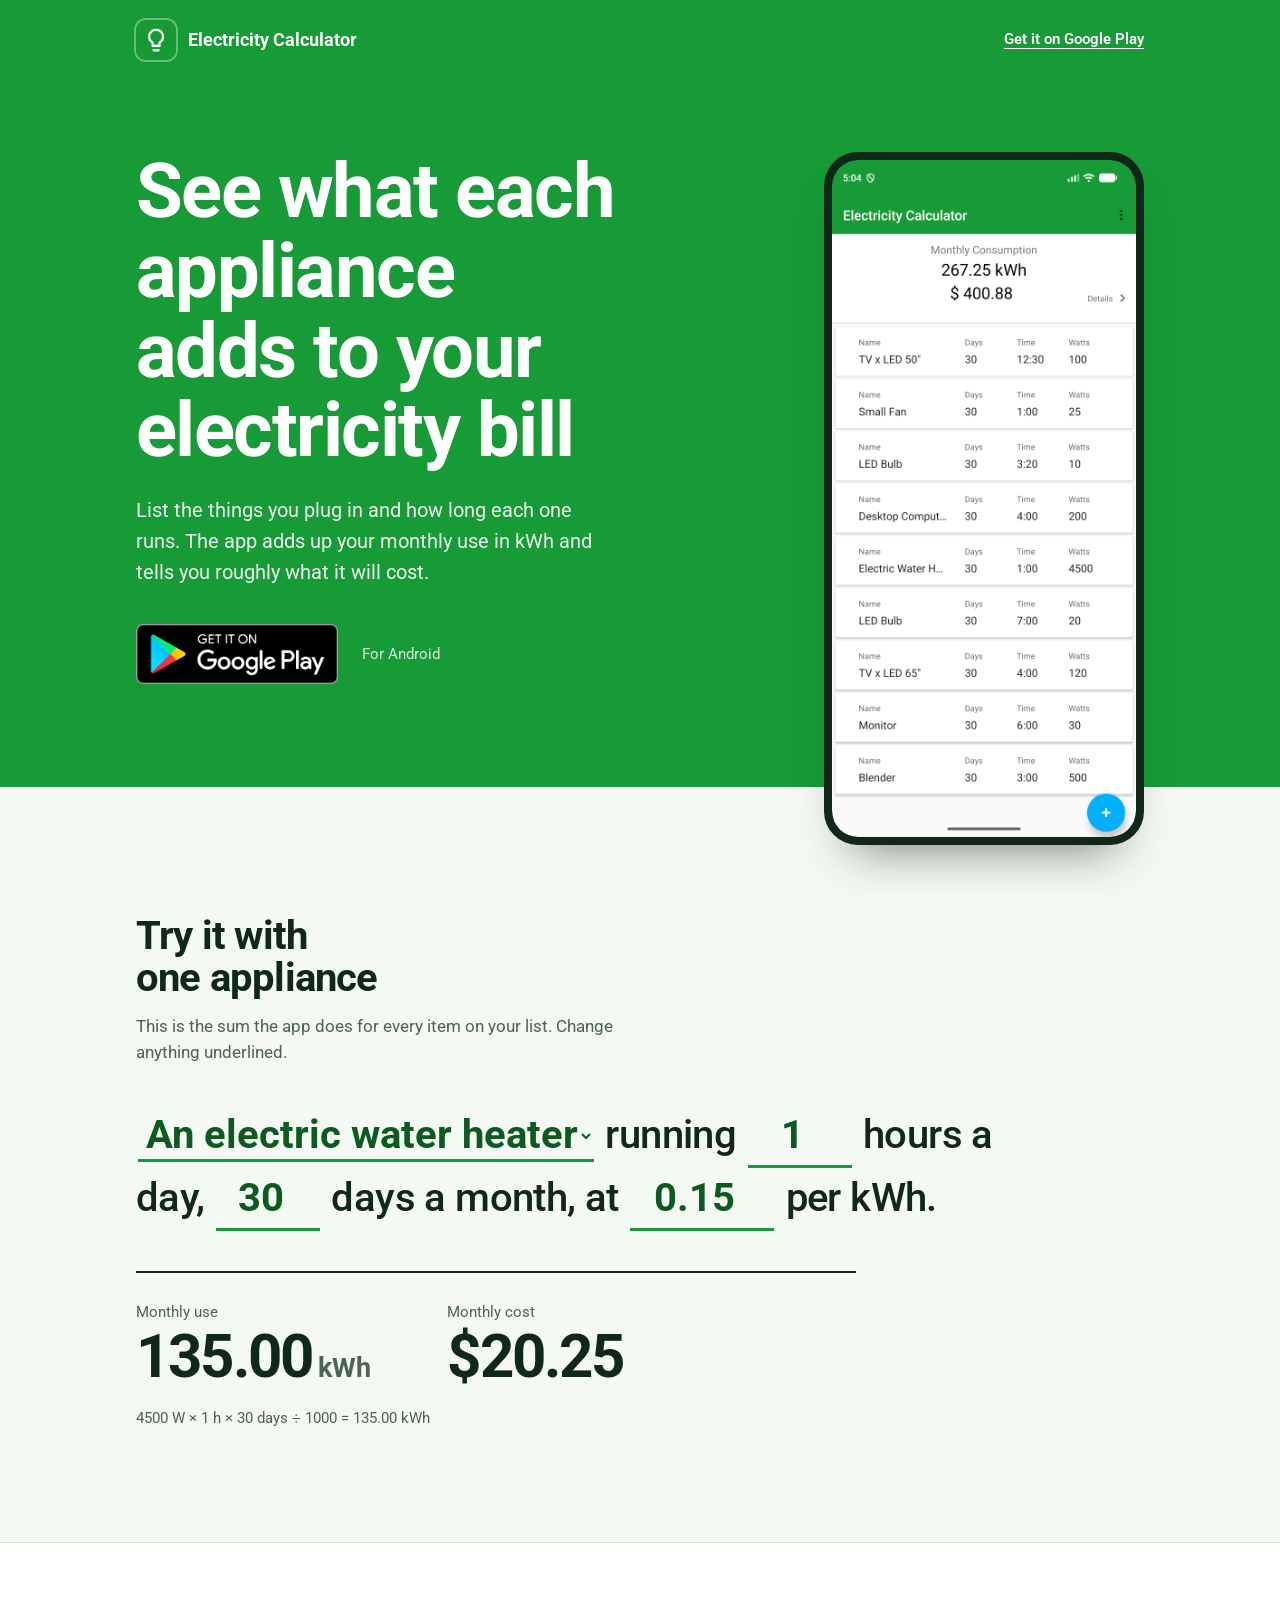
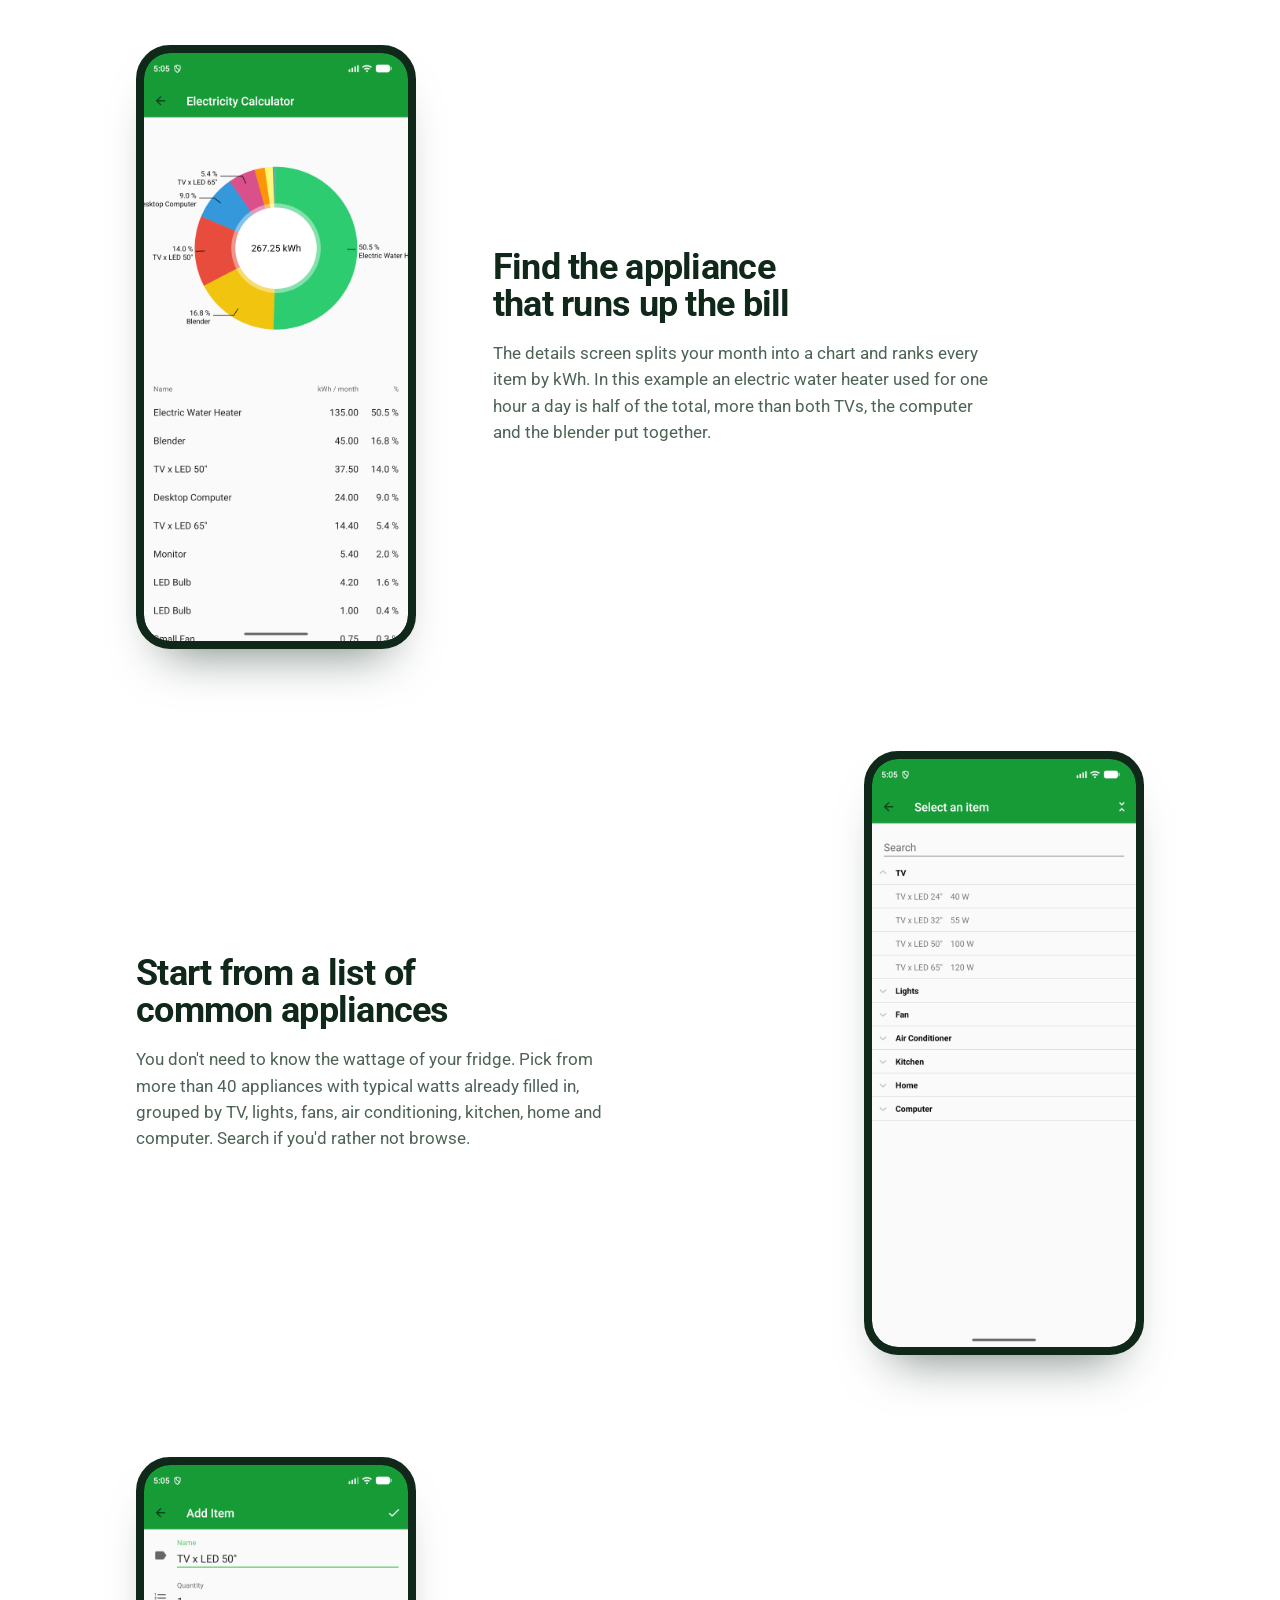
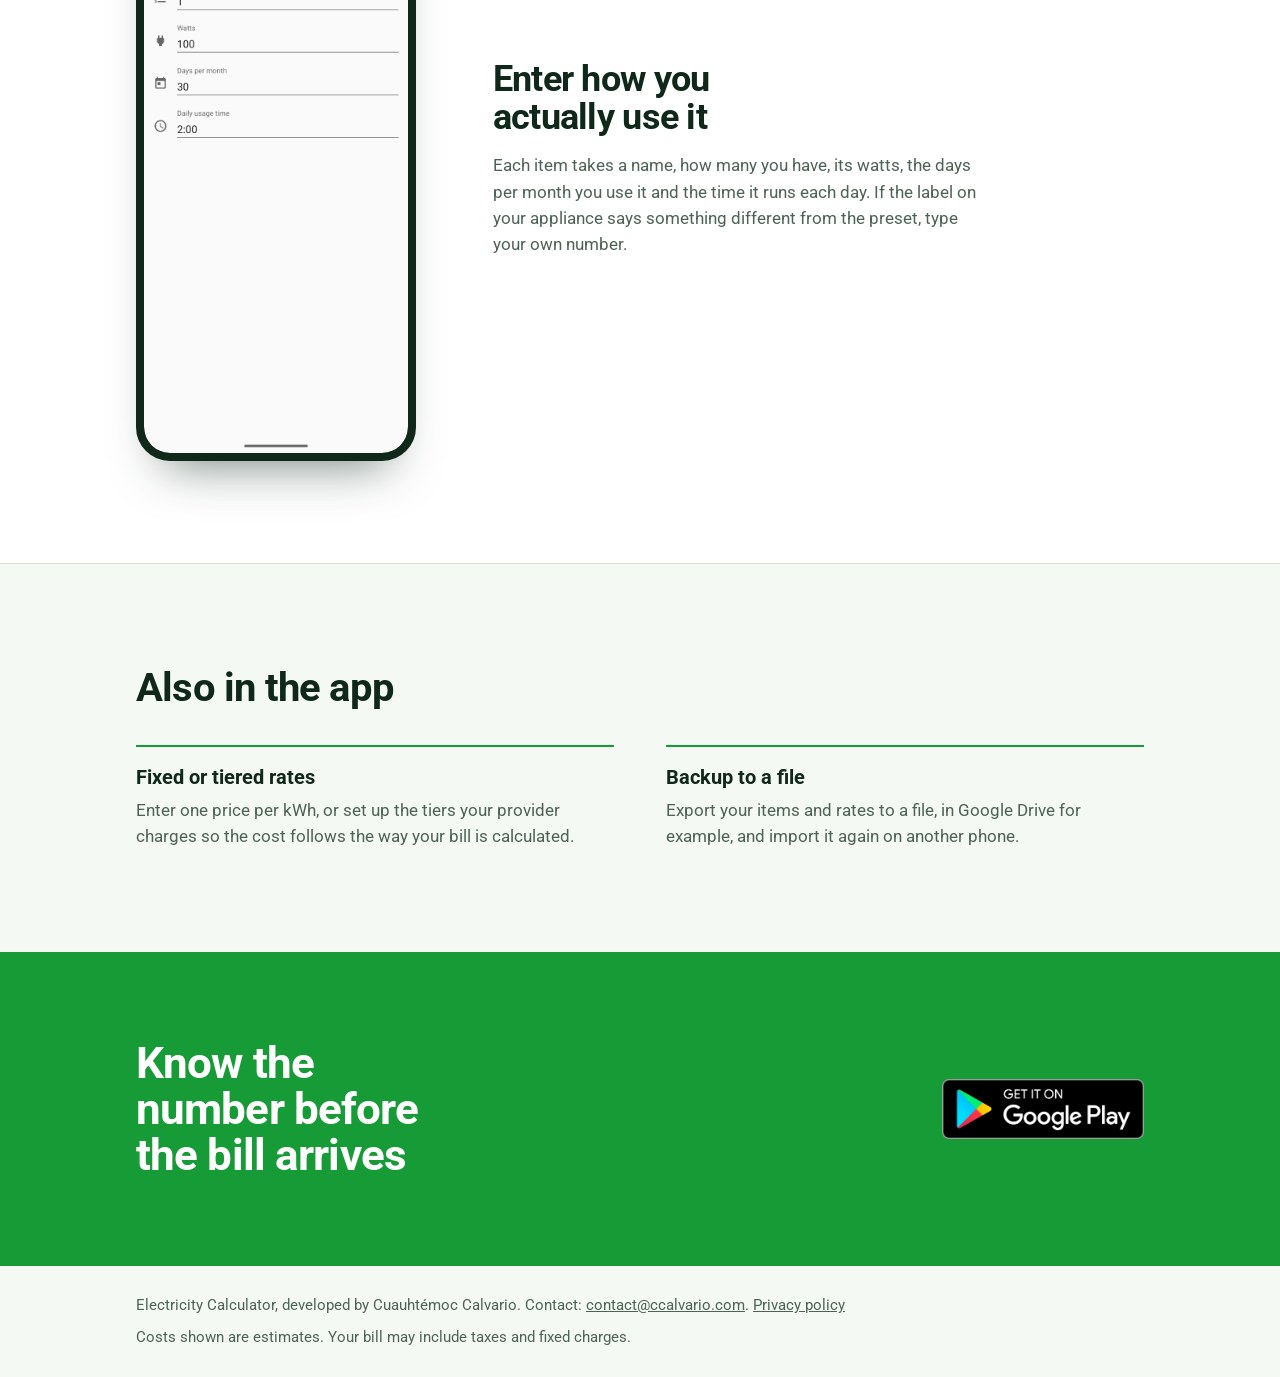
<file: electricity-calculator/index.html>
<!DOCTYPE html>
<html lang="en">
<head>
<meta charset="utf-8">
<meta name="viewport" content="width=device-width, initial-scale=1">
<title>Electricity Calculator for Android</title>
<meta name="description" content="List your appliances, how long each one runs, and see your monthly electricity use in kWh and what it will cost.">
<meta name="theme-color" content="#179b36">
<link rel="icon" type="image/png" href="images/icon.png">
<meta property="og:title" content="Electricity Calculator for Android">
<meta property="og:description" content="See what each appliance adds to your electricity bill.">
<meta property="og:image" content="images/icon.png">
<link rel="preconnect" href="https://fonts.googleapis.com">
<link rel="preconnect" href="https://fonts.gstatic.com" crossorigin>
<link href="https://fonts.googleapis.com/css2?family=Roboto:wght@400;500;700&display=swap" rel="stylesheet">
<style>
  :root {
    --green: #179b36;
    --green-deep: #0b5a1e;
    --ink: #10281a;
    --ink-soft: #4d6355;
    --paper: #f5f9f3;
    --card: #ffffff;
    --line: #d5e2d4;
    --blue: #00a3ee;
    --bulb: #f2c40f;

    --display: "Roboto", "Segoe UI", system-ui, sans-serif;
    --body: "Roboto", "Segoe UI", system-ui, sans-serif;

    --gutter: clamp(20px, 5vw, 56px);
    --measure: 1120px;
  }

  *, *::before, *::after { box-sizing: border-box; }

  html { -webkit-text-size-adjust: 100%; }

  body {
    margin: 0;
    background: var(--paper);
    color: var(--ink);
    font-family: var(--body);
    font-size: 1.0625rem;
    line-height: 1.55;
  }

  img { display: block; max-width: 100%; height: auto; }

  h1, h2, h3 {
    font-family: var(--display);
    font-weight: 700;
    line-height: 1.05;
    letter-spacing: -0.02em;
    margin: 0;
    text-wrap: balance;
  }

  p { margin: 0; }

  a { color: inherit; }

  :focus-visible {
    outline: 3px solid var(--blue);
    outline-offset: 3px;
    border-radius: 4px;
  }

  .wrap {
    max-width: var(--measure);
    margin-inline: auto;
    padding-inline: var(--gutter);
  }

  /* Top band: same green as the app's toolbar */

  .band {
    background: var(--green);
    color: #fff;
  }

  .topbar {
    display: flex;
    align-items: center;
    justify-content: space-between;
    gap: 16px;
    padding-block: 20px;
  }

  .brand {
    display: flex;
    align-items: center;
    gap: 12px;
    font-family: var(--display);
    font-weight: 700;
    font-size: 1.125rem;
    text-decoration: none;
  }

  .brand img {
    width: 40px;
    height: 40px;
    border-radius: 10px;
    box-shadow: 0 0 0 2px rgba(255, 255, 255, 0.35);
  }

  .topbar-link {
    font-weight: 600;
    font-size: 0.9375rem;
    text-underline-offset: 4px;
  }

  .hero {
    display: grid;
    grid-template-columns: minmax(0, 1.25fr) minmax(0, 0.75fr);
    gap: clamp(24px, 5vw, 72px);
    align-items: start;
    padding-top: clamp(32px, 6vw, 72px);
  }

  .hero-copy { padding-bottom: clamp(48px, 8vw, 104px); }

  .hero h1 {
    font-size: clamp(2.5rem, 6.4vw, 4.75rem);
    max-width: 13ch;
  }

  .hero-lede {
    margin-top: 24px;
    max-width: 44ch;
    font-size: clamp(1.0625rem, 1.6vw, 1.25rem);
    color: rgba(255, 255, 255, 0.92);
  }

  .hero-actions {
    margin-top: 36px;
    display: flex;
    flex-wrap: wrap;
    align-items: center;
    gap: 16px 24px;
  }

  .play-badge {
    display: inline-block;
    transition: transform 0.15s ease;
  }

  .play-badge img { width: auto; height: 60px; }

  .play-badge:hover { transform: translateY(-2px); }

  .hero-note { font-size: 0.9375rem; color: rgba(255, 255, 255, 0.85); }

  .hero-phone {
    margin-bottom: -140px;
    justify-self: end;
    width: min(100%, 320px);
  }

  .phone {
    border: 8px solid var(--ink);
    border-radius: 34px;
    overflow: hidden;
    background: var(--ink);
    box-shadow: 0 30px 50px -28px rgba(16, 40, 26, 0.6);
  }

  .phone img { width: 100%; border-radius: 26px; }

  /* Sentence calculator */

  .try {
    padding-top: clamp(72px, 10vw, 128px);
    padding-bottom: clamp(64px, 9vw, 112px);
  }

  .try h2 {
    font-size: clamp(1.75rem, 3.6vw, 2.5rem);
    max-width: 18ch;
  }

  .try-intro {
    margin-top: 14px;
    max-width: 52ch;
    color: var(--ink-soft);
  }

  .sentence {
    margin-top: 40px;
    max-width: 22em;
    font-family: var(--display);
    font-weight: 500;
    font-size: clamp(1.5rem, 3.4vw, 2.5rem);
    line-height: 1.5;
    letter-spacing: -0.015em;
  }

  .sentence select,
  .sentence input {
    font: inherit;
    font-weight: 700;
    color: var(--green-deep);
    background: transparent;
    border: 0;
    border-bottom: 3px solid var(--green);
    border-radius: 0;
    padding: 0 4px;
    margin: 0 2px;
    font-variant-numeric: tabular-nums;
  }

  .sentence select {
    max-width: 100%;
    cursor: pointer;
    padding-right: 0;
  }

  .sentence input { width: 2.6em; text-align: center; }
  .sentence input.wide { width: 3.6em; }

  .sentence select:hover,
  .sentence input:hover { background: #e6f2e4; }

  .readout {
    margin-top: 40px;
    display: flex;
    flex-wrap: wrap;
    gap: 16px clamp(32px, 6vw, 80px);
    padding-top: 28px;
    border-top: 2px solid var(--ink);
    max-width: 720px;
  }

  .readout dl { margin: 0; }

  .readout dt { font-size: 0.9375rem; color: var(--ink-soft); }

  .readout dd {
    margin: 2px 0 0;
    font-family: var(--display);
    font-weight: 700;
    font-size: clamp(2.25rem, 6vw, 3.75rem);
    line-height: 1;
    letter-spacing: -0.03em;
    font-variant-numeric: tabular-nums;
  }

  .readout .unit {
    font-size: 0.45em;
    letter-spacing: 0;
    margin-left: 0.2em;
    color: var(--ink-soft);
  }

  .formula {
    margin-top: 20px;
    font-size: 0.9375rem;
    color: var(--ink-soft);
    font-variant-numeric: tabular-nums;
  }

  /* Screens */

  .screens {
    background: var(--card);
    border-block: 1px solid var(--line);
    padding-block: clamp(56px, 8vw, 104px);
  }

  .screen {
    display: grid;
    grid-template-columns: minmax(0, 280px) minmax(0, 1fr);
    gap: clamp(28px, 6vw, 88px);
    align-items: center;
  }

  .screen + .screen { margin-top: clamp(56px, 8vw, 104px); }

  .screen.flip { grid-template-columns: minmax(0, 1fr) minmax(0, 280px); }
  .screen.flip .phone { order: 2; }

  .screen h3 {
    font-size: clamp(1.625rem, 3.2vw, 2.25rem);
    max-width: 20ch;
  }

  .screen p {
    margin-top: 16px;
    max-width: 50ch;
    color: var(--ink-soft);
  }

  /* Also in the app */

  .more { padding-block: clamp(56px, 8vw, 104px); }

  .more h2 { font-size: clamp(1.75rem, 3.6vw, 2.5rem); }

  .more-list {
    margin: 36px 0 0;
    display: grid;
    grid-template-columns: repeat(2, minmax(0, 1fr));
    gap: 32px clamp(24px, 4vw, 56px);
  }

  .more-list div {
    padding-top: 18px;
    border-top: 2px solid var(--green);
  }

  .more-list dt {
    font-family: var(--display);
    font-weight: 700;
    font-size: 1.25rem;
    line-height: 1.2;
  }

  .more-list dd {
    margin: 8px 0 0;
    color: var(--ink-soft);
  }

  /* Closing band */

  .closing { padding-block: clamp(48px, 7vw, 88px); }

  .closing-inner {
    display: flex;
    flex-wrap: wrap;
    align-items: center;
    justify-content: space-between;
    gap: 28px;
  }

  .closing h2 {
    font-size: clamp(1.75rem, 4vw, 2.75rem);
    max-width: 16ch;
  }

  footer {
    padding-block: 28px;
    font-size: 0.9375rem;
    color: var(--ink-soft);
  }

  .footer-inner {
    display: flex;
    flex-wrap: wrap;
    justify-content: space-between;
    gap: 8px 24px;
  }

  @media (max-width: 760px) {
    .hero { grid-template-columns: 1fr; }
    .hero-copy { padding-bottom: 0; }
    .hero-phone { justify-self: center; width: min(78%, 300px); margin-bottom: -96px; }
    .try { padding-top: 136px; }
    .topbar-link { display: none; }

    .screen,
    .screen.flip { grid-template-columns: 1fr; }
    .screen .phone { width: min(78%, 280px); margin-inline: auto; }
    .screen.flip .phone { order: 0; }

    .more-list { grid-template-columns: 1fr; }
  }

  @media (prefers-reduced-motion: reduce) {
    .play-badge { transition: none; }
    .play-badge:hover { transform: none; }
  }
</style>
</head>
<body>

<div class="band">
  <div class="wrap">
    <header class="topbar">
      <a class="brand" href="#top" id="top">
        <img src="images/icon.png" alt="" width="40" height="40">
        Electricity Calculator
      </a>
      <a class="topbar-link" href="https://play.google.com/store/apps/details?id=prj.ccalvario.electricitycalculator">Get it on Google Play</a>
    </header>

    <div class="hero">
      <div class="hero-copy">
        <h1>See what each appliance adds to your electricity bill</h1>
        <p class="hero-lede">List the things you plug in and how long each one runs. The app adds up your monthly use in kWh and tells you roughly what it will cost.</p>
        <div class="hero-actions">
          <a class="play-badge" href="https://play.google.com/store/apps/details?id=prj.ccalvario.electricitycalculator"><img src="images/google-play.png" width="2000" height="593" alt="Get it on Google Play"></a>
          <span class="hero-note">For Android</span>
        </div>
      </div>

      <div class="hero-phone phone">
        <img src="images/screenshot-items.png" width="1344" height="2992"
             alt="The app's main screen: monthly consumption of 267.25 kWh costing $400.88, above a list of appliances with their days, daily time and watts.">
      </div>
    </div>
  </div>
</div>

<main>
  <section class="try" aria-labelledby="try-title">
    <div class="wrap">
      <h2 id="try-title">Try it with one appliance</h2>
      <p class="try-intro">This is the sum the app does for every item on your list. Change anything underlined.</p>

      <p class="sentence">
        <select id="appliance" aria-label="Appliance">
          <option value="4500">An electric water heater</option>
          <option value="500">A blender</option>
          <option value="200">A desktop computer</option>
          <option value="120">A 65&quot; LED TV</option>
          <option value="100">A 50&quot; LED TV</option>
          <option value="30">A monitor</option>
          <option value="25">A small fan</option>
          <option value="10">An LED bulb</option>
        </select>
        running
        <input id="hours" type="number" inputmode="decimal" min="0" max="24" step="0.5" value="1" aria-label="Hours per day">
        hours a day,
        <input id="days" type="number" inputmode="numeric" min="1" max="30" step="1" value="30" aria-label="Days per month">
        days a month, at
        <input id="rate" class="wide" type="number" inputmode="decimal" min="0" step="0.01" value="0.15" aria-label="Cost per kWh">
        per kWh.
      </p>

      <div class="readout" aria-live="polite">
        <dl>
          <dt>Monthly use</dt>
          <dd><span id="kwh">135.00</span><span class="unit">kWh</span></dd>
        </dl>
        <dl>
          <dt>Monthly cost</dt>
          <dd>$<span id="cost">20.25</span></dd>
        </dl>
      </div>
      <p class="formula" id="formula">4500 W × 1 h × 30 days ÷ 1000 = 135.00 kWh</p>
    </div>
  </section>

  <section class="screens" aria-label="What the app does">
    <div class="wrap">
      <article class="screen">
        <div class="phone">
          <img src="images/screenshot-chart.png" width="1344" height="2992" loading="lazy"
               alt="A donut chart of 267.25 kWh split by appliance, with the electric water heater at 50.5 percent, followed by a table of kWh per month for each item.">
        </div>
        <div>
          <h3>Find the appliance that runs up the bill</h3>
          <p>The details screen splits your month into a chart and ranks every item by kWh. In this example an electric water heater used for one hour a day is half of the total, more than both TVs, the computer and the blender put together.</p>
        </div>
      </article>

      <article class="screen flip">
        <div class="phone">
          <img src="images/screenshot-presets.png" width="1344" height="2992" loading="lazy"
               alt="The Select an item screen with a search box and categories: TV, Lights, Fan, Air Conditioner, Kitchen, Home and Computer. The TV category is open showing four sizes with their watts.">
        </div>
        <div>
          <h3>Start from a list of common appliances</h3>
          <p>You don't need to know the wattage of your fridge. Pick from more than 40 appliances with typical watts already filled in, grouped by TV, lights, fans, air conditioning, kitchen, home and computer. Search if you'd rather not browse.</p>
        </div>
      </article>

      <article class="screen">
        <div class="phone">
          <img src="images/screenshot-add-item.png" width="1344" height="2992" loading="lazy"
               alt="The Add Item form with fields for name, quantity, watts, days per month and daily usage time.">
        </div>
        <div>
          <h3>Enter how you actually use it</h3>
          <p>Each item takes a name, how many you have, its watts, the days per month you use it and the time it runs each day. If the label on your appliance says something different from the preset, type your own number.</p>
        </div>
      </article>
    </div>
  </section>

  <section class="more" aria-labelledby="more-title">
    <div class="wrap">
      <h2 id="more-title">Also in the app</h2>
      <dl class="more-list">
        <div>
          <dt>Fixed or tiered rates</dt>
          <dd>Enter one price per kWh, or set up the tiers your provider charges so the cost follows the way your bill is calculated.</dd>
        </div>
        <div>
          <dt>Backup to a file</dt>
          <dd>Export your items and rates to a file, in Google Drive for example, and import it again on another phone.</dd>
        </div>
      </dl>
    </div>
  </section>
</main>

<div class="band closing">
  <div class="wrap closing-inner">
    <h2>Know the number before the bill arrives</h2>
    <a class="play-badge" href="https://play.google.com/store/apps/details?id=prj.ccalvario.electricitycalculator"><img src="images/google-play.png" width="2000" height="593" alt="Get it on Google Play"></a>
  </div>
</div>

<footer>
  <div class="wrap footer-inner">
    <span>Electricity Calculator, developed by Cuauhtémoc Calvario. Contact: <a href="mailto:contact@ccalvario.com">contact@ccalvario.com</a>. <a href="./privacy-policy.html">Privacy policy</a></span>
    <span>Costs shown are estimates. Your bill may include taxes and fixed charges.</span>
  </div>
</footer>

<script>
  (function () {
    var appliance = document.getElementById('appliance');
    var hours = document.getElementById('hours');
    var days = document.getElementById('days');
    var rate = document.getElementById('rate');
    var kwhOut = document.getElementById('kwh');
    var costOut = document.getElementById('cost');
    var formula = document.getElementById('formula');

    function clamp(value, min, max) {
      if (isNaN(value)) return min;
      return Math.min(Math.max(value, min), max);
    }

    function update() {
      var watts = Number(appliance.value);
      var h = clamp(parseFloat(hours.value), 0, 24);
      var d = clamp(parseFloat(days.value), 0, 30);
      var r = clamp(parseFloat(rate.value), 0, Infinity);
      var kwh = watts * h * d / 1000;

      kwhOut.textContent = kwh.toFixed(2);
      costOut.textContent = (kwh * r).toFixed(2);
      formula.textContent = watts + ' W × ' + h + ' h × ' + d + ' days ÷ 1000 = ' + kwh.toFixed(2) + ' kWh';
    }

    [appliance, hours, days, rate].forEach(function (el) {
      el.addEventListener('input', update);
    });
    update();
  })();
</script>
</body>
</html>
</file>
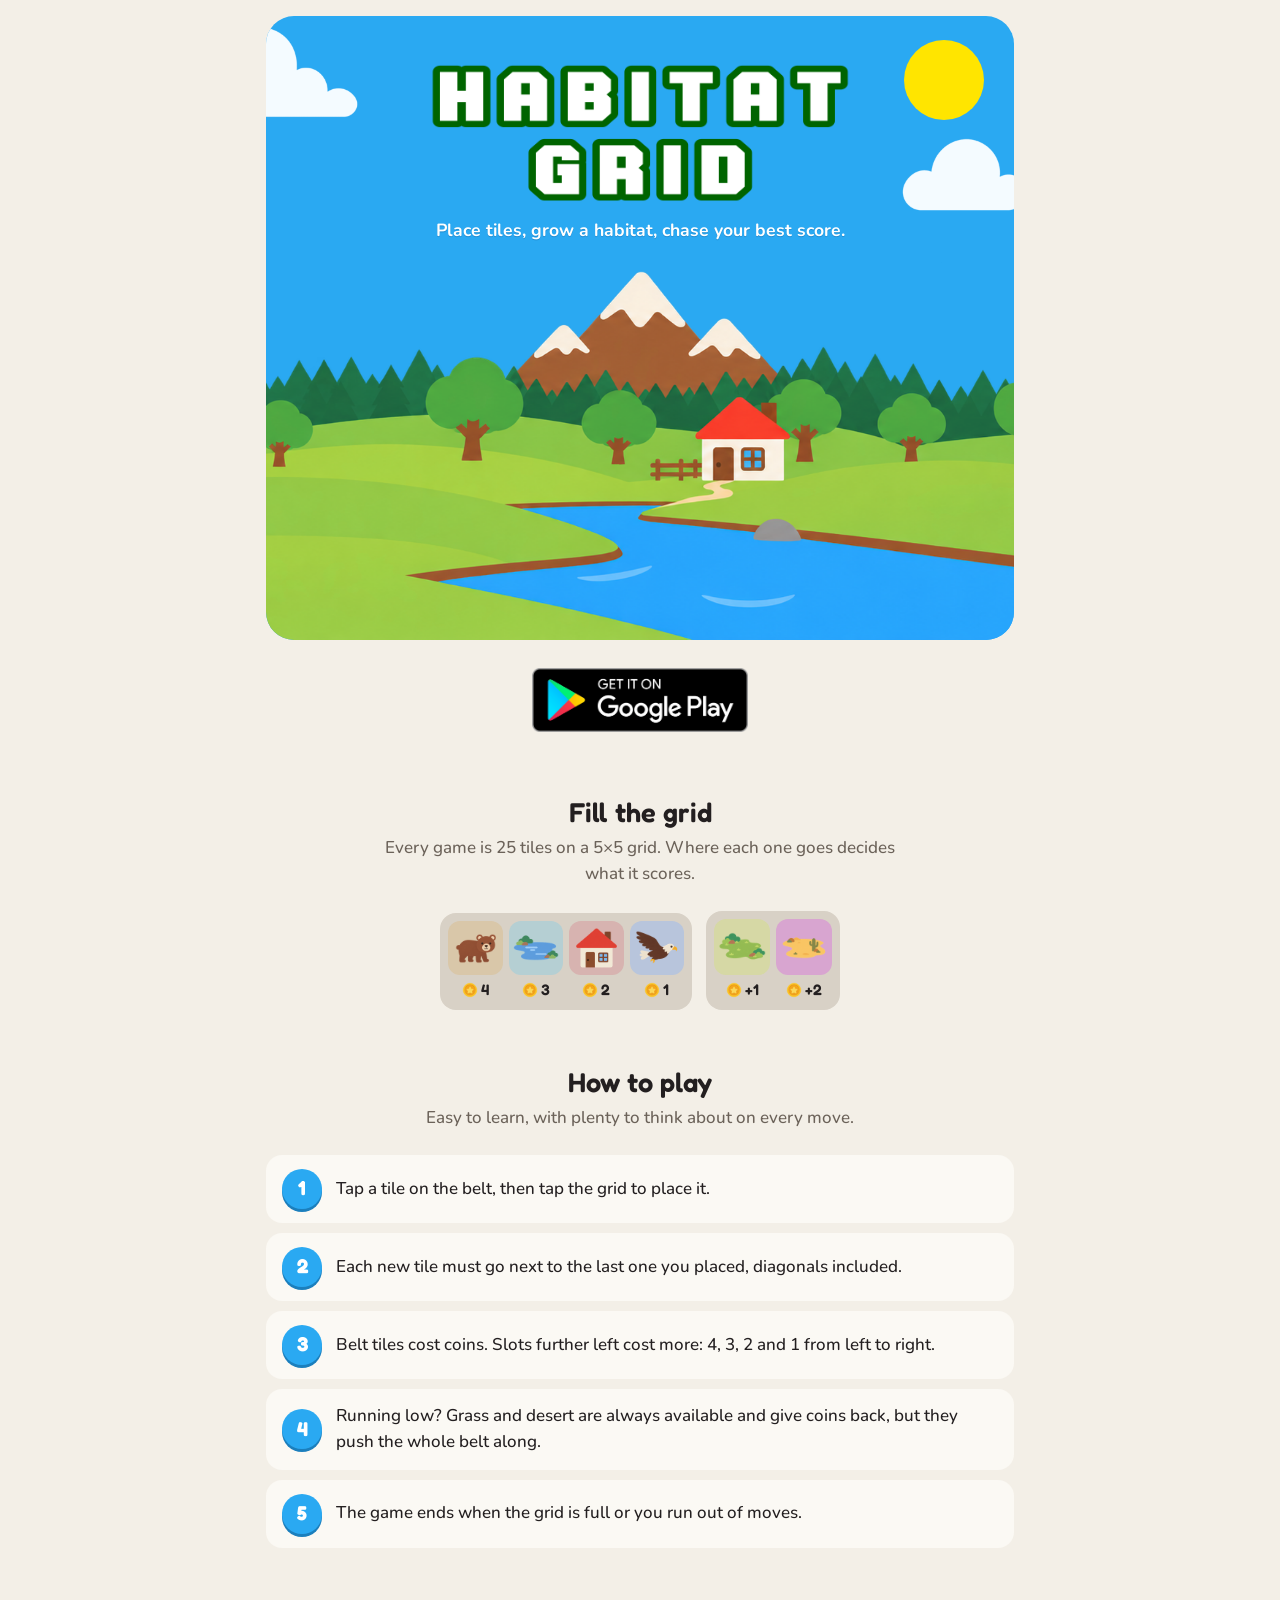
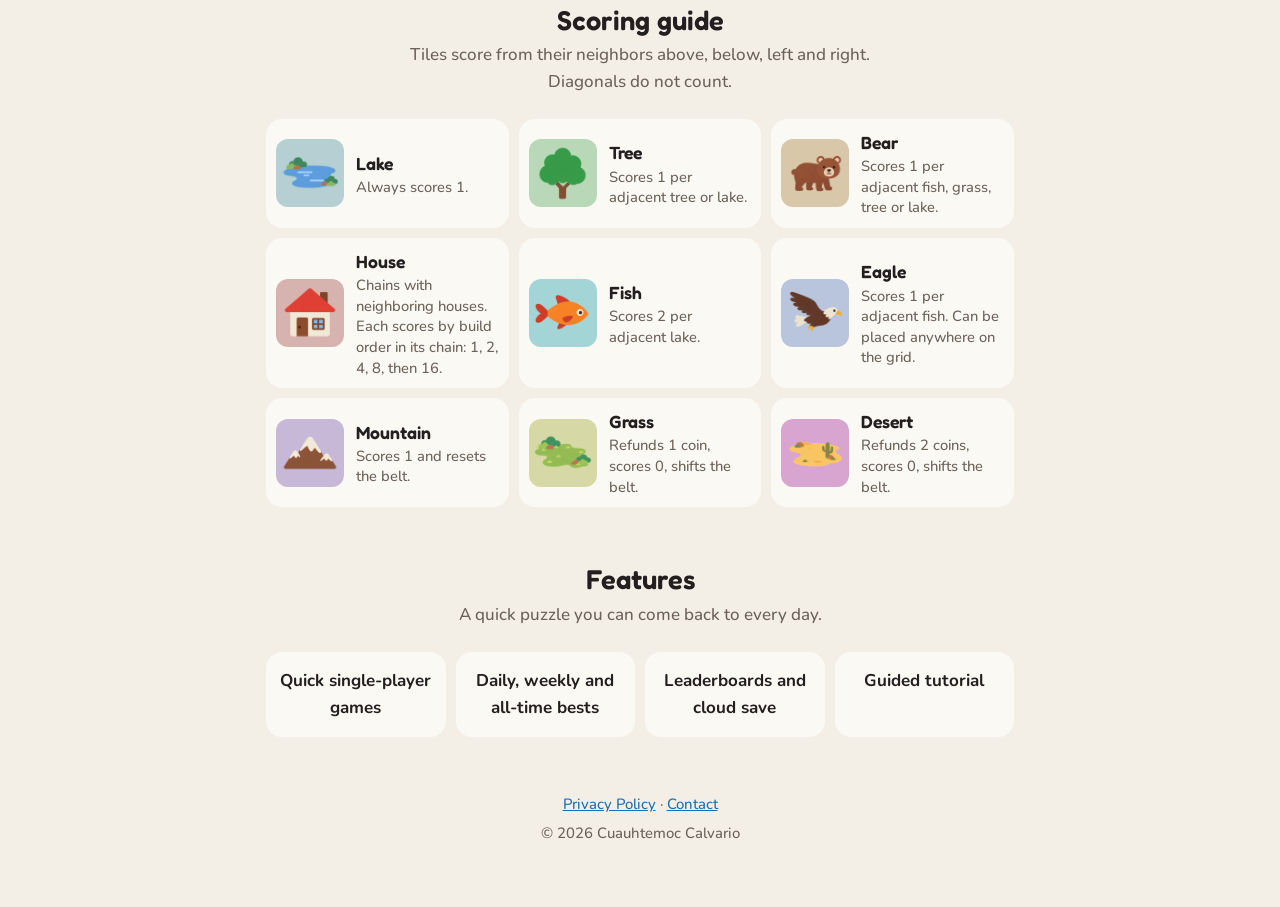
<file: habitatgrid/index.html>
<!doctype html>
<html lang="en">
<head>
<meta charset="utf-8">
<meta name="viewport" content="width=device-width, initial-scale=1">
<title>Habitat Grid</title>
<meta name="description" content="Habitat Grid is a relaxing tile-placement puzzle game. Fill a 5×5 grid with lakes, trees, bears, houses and more to build the highest-scoring habitat.">
<link rel="icon" href="favicon.ico" sizes="any">
<meta property="og:title" content="Habitat Grid">
<meta property="og:description" content="A tile-placement puzzle game. Fill a 5×5 grid and build the highest-scoring habitat.">
<meta property="og:image" content="icon.png">
<link rel="preconnect" href="https://fonts.googleapis.com">
<link rel="preconnect" href="https://fonts.gstatic.com" crossorigin>
<link href="https://fonts.googleapis.com/css2?family=Fredoka:wght@500;600;700&family=Nunito:wght@500;700&display=swap" rel="stylesheet">
<style>
  :root {
    --bg: #f3efe7;
    --panel: #fbf9f4;
    --slot: #d8d1c6;
    --text: #231f20;
    --muted: #6b6259;
    --sky: #2aa9f2;
    --sun: #ffe500;
    --link: #1b6fb3;

    --lake: #b5cfd3;
    --tree: #b8d8b8;
    --bear: #d9c7a9;
    --house: #d7b3b0;
    --fish: #a3d5d7;
    --eagle: #b8c5dc;
    --mountain: #c7b8d7;
    --grass: #d6d8a5;
    --desert: #d8a5d0;
  }
  * { box-sizing: border-box; }
  body {
    margin: 0;
    background: var(--bg);
    color: var(--text);
    font: 500 17px/1.55 Nunito, system-ui, -apple-system, "Segoe UI", Roboto, sans-serif;
  }
  main { max-width: 780px; margin: 0 auto; padding: 16px 16px 56px; }
  h2, h3, .cost, .step-num { font-family: Fredoka, Nunito, system-ui, sans-serif; }
  h2 { font-size: 1.7rem; font-weight: 600; line-height: 1.2; margin: 56px 0 6px; text-align: center; }
  .lead { color: var(--muted); text-align: center; max-width: 520px; margin: 0 auto 24px; }
  p { margin: 0 0 14px; }
  a { color: var(--link); }

  /* Hero: the main menu scene */
  .hero {
    position: relative;
    overflow: hidden;
    border-radius: 28px;
    background: var(--sky);
    text-align: center;
    color: #fff;
    padding: 48px 20px 0;
  }
  .hero-content { position: relative; z-index: 2; }
  .hero h1 { margin: 0 0 14px; line-height: 0; }
  .hero h1 img { width: min(78%, 420px); height: auto; }
  .tagline { font-weight: 700; font-size: 1.1rem; max-width: 440px; margin: 0 auto 24px; text-shadow: 0 1px 0 rgba(20, 90, 150, 0.35); }
  .cta { text-align: center; margin: 28px 0 0; }
  .cta a { display: inline-block; line-height: 0; }
  .cta img { height: 64px; width: auto; }
  .ground { display: block; width: calc(100% + 40px); height: auto; margin: -8px -20px 0; position: relative; z-index: 1; }
  .sun {
    position: absolute;
    z-index: 0;
    top: 24px; right: 4%;
    width: clamp(56px, 12vw, 80px);
    aspect-ratio: 1;
    border-radius: 50%;
    background: var(--sun);
  }
  @media (max-width: 560px) {
    .hero { padding-top: 84px; }
    .sun { top: 14px; }
  }
  .cloud { position: absolute; z-index: 0; opacity: 0.95; animation: drift 60s linear infinite alternate; }
  .cloud-a { width: 34%; max-width: 220px; top: 6px; left: -16%; }
  .cloud-b { width: 20%; max-width: 130px; top: 120px; right: -2%; animation-duration: 45s; animation-direction: alternate-reverse; }
  @keyframes drift { from { transform: translateX(-10%); } to { transform: translateX(45%); } }

  /* Board and belt */
  .play-area { display: flex; flex-direction: column; align-items: center; gap: 14px; }
  .tile {
    aspect-ratio: 1;
    border-radius: 12px;
    display: flex;
    align-items: center;
    justify-content: center;
    animation: pop 0.4s cubic-bezier(0.3, 1.6, 0.5, 1) backwards;
  }
  .tile img { width: 86%; height: 86%; display: block; }
  @keyframes pop { from { transform: scale(0.4); opacity: 0; } }

  .lake { background: var(--lake); }
  .tree { background: var(--tree); }
  .bear { background: var(--bear); }
  .house { background: var(--house); }
  .fish { background: var(--fish); }
  .eagle { background: var(--eagle); }
  .mountain { background: var(--mountain); }
  .grass { background: var(--grass); }
  .desert { background: var(--desert); }

  .belt-row { display: flex; align-items: flex-end; gap: 14px; width: min(100%, 400px); }
  .belt, .extras { display: grid; gap: 6px; padding: 8px; border-radius: 16px; background: var(--slot); }
  .belt { grid-template-columns: repeat(4, 1fr); flex: 4; }
  .extras { grid-template-columns: repeat(2, 1fr); flex: 2; }
  .slot { text-align: center; }
  .cost { display: flex; align-items: center; justify-content: center; gap: 3px; font-weight: 600; font-size: 0.95rem; margin-top: 3px; }
  .cost img { width: 16px; height: 16px; }

  /* How to play */
  .steps { list-style: none; padding: 0; margin: 0; display: grid; gap: 10px; }
  .steps li { display: flex; gap: 14px; align-items: center; background: var(--panel); border-radius: 16px; padding: 14px 16px; }
  .step-num {
    flex: none;
    width: 40px; height: 40px;
    border-radius: 50%;
    background: var(--sky);
    color: #fff;
    font-weight: 700; font-size: 1.25rem;
    display: flex; align-items: center; justify-content: center;
    box-shadow: 0 3px 0 #1b7fbd;
  }

  /* Scoring guide */
  .guide { list-style: none; padding: 0; margin: 0; display: grid; grid-template-columns: repeat(auto-fill, minmax(230px, 1fr)); gap: 10px; }
  .guide li { display: flex; gap: 12px; align-items: center; background: var(--panel); border-radius: 16px; padding: 10px; }
  .guide .tile { flex: none; width: 68px; animation: none; }
  .guide h3 { font-size: 1.1rem; font-weight: 600; margin: 0; }
  .guide p { margin: 0; color: var(--muted); font-size: 0.92rem; line-height: 1.4; }

  .features { list-style: none; padding: 0; margin: 0; display: grid; grid-template-columns: repeat(auto-fit, minmax(160px, 1fr)); gap: 10px; text-align: center; }
  .features li { background: var(--panel); border-radius: 16px; padding: 16px 12px; font-weight: 700; }

  footer { margin-top: 56px; color: var(--muted); font-size: 0.93rem; text-align: center; }
  footer p { margin: 0 0 6px; }

  @media (prefers-reduced-motion: reduce) {
    .cloud, .tile { animation: none; }
  }
</style>
</head>
<body>
<main>
  <header class="hero">
    <div class="sun"></div>
    <img class="cloud cloud-a" src="img/cloud_big.png" alt="">
    <img class="cloud cloud-b" src="img/cloud_small.png" alt="">
    <div class="hero-content">
      <h1><img src="img/title.png" alt="Habitat Grid" width="1740" height="620"></h1>
      <p class="tagline">Place tiles, grow a habitat, chase your best score.</p>
    </div>
    <img class="ground" src="img/ground.png" alt="" width="1024" height="520">
  </header>

  <p class="cta"><a href="https://play.google.com/store/apps/details?id=com.ccalvario.habitatgrid"><img src="img/google-play.png" alt="Get it on Google Play" width="2000" height="593"></a></p>

  <h2>Fill the grid</h2>
  <p class="lead">Every game is 25 tiles on a 5×5 grid. Where each one goes decides what it scores.</p>
  <div class="play-area">
    <div class="belt-row" role="img" aria-label="The belt: four tiles costing 4, 3, 2 and 1 coins, plus grass refunding 1 coin and desert refunding 2">
      <div class="belt">
        <div class="slot"><div class="tile bear"><img src="img/bear.png" alt=""></div><div class="cost"><img src="img/coin.png" alt="">4</div></div>
        <div class="slot"><div class="tile lake"><img src="img/lake.png" alt=""></div><div class="cost"><img src="img/coin.png" alt="">3</div></div>
        <div class="slot"><div class="tile house"><img src="img/house.png" alt=""></div><div class="cost"><img src="img/coin.png" alt="">2</div></div>
        <div class="slot"><div class="tile eagle"><img src="img/eagle.png" alt=""></div><div class="cost"><img src="img/coin.png" alt="">1</div></div>
      </div>
      <div class="extras">
        <div class="slot"><div class="tile grass"><img src="img/grass.png" alt=""></div><div class="cost"><img src="img/coin.png" alt="">+1</div></div>
        <div class="slot"><div class="tile desert"><img src="img/desert.png" alt=""></div><div class="cost"><img src="img/coin.png" alt="">+2</div></div>
      </div>
    </div>
  </div>

  <h2>How to play</h2>
  <p class="lead">Easy to learn, with plenty to think about on every move.</p>
  <ol class="steps">
    <li><span class="step-num">1</span><span>Tap a tile on the belt, then tap the grid to place it.</span></li>
    <li><span class="step-num">2</span><span>Each new tile must go next to the last one you placed, diagonals included.</span></li>
    <li><span class="step-num">3</span><span>Belt tiles cost coins. Slots further left cost more: 4, 3, 2 and 1 from left to right.</span></li>
    <li><span class="step-num">4</span><span>Running low? Grass and desert are always available and give coins back, but they push the whole belt along.</span></li>
    <li><span class="step-num">5</span><span>The game ends when the grid is full or you run out of moves.</span></li>
  </ol>

  <h2>Scoring guide</h2>
  <p class="lead">Tiles score from their neighbors above, below, left and right. Diagonals do not count.</p>
  <ul class="guide">
    <li><div class="tile lake"><img src="img/lake.png" alt=""></div><div><h3>Lake</h3><p>Always scores 1.</p></div></li>
    <li><div class="tile tree"><img src="img/tree.png" alt=""></div><div><h3>Tree</h3><p>Scores 1 per adjacent tree or lake.</p></div></li>
    <li><div class="tile bear"><img src="img/bear.png" alt=""></div><div><h3>Bear</h3><p>Scores 1 per adjacent fish, grass, tree or lake.</p></div></li>
    <li><div class="tile house"><img src="img/house.png" alt=""></div><div><h3>House</h3><p>Chains with neighboring houses. Each scores by build order in its chain: 1, 2, 4, 8, then 16.</p></div></li>
    <li><div class="tile fish"><img src="img/fish.png" alt=""></div><div><h3>Fish</h3><p>Scores 2 per adjacent lake.</p></div></li>
    <li><div class="tile eagle"><img src="img/eagle.png" alt=""></div><div><h3>Eagle</h3><p>Scores 1 per adjacent fish. Can be placed anywhere on the grid.</p></div></li>
    <li><div class="tile mountain"><img src="img/mountain.png" alt=""></div><div><h3>Mountain</h3><p>Scores 1 and resets the belt.</p></div></li>
    <li><div class="tile grass"><img src="img/grass.png" alt=""></div><div><h3>Grass</h3><p>Refunds 1 coin, scores 0, shifts the belt.</p></div></li>
    <li><div class="tile desert"><img src="img/desert.png" alt=""></div><div><h3>Desert</h3><p>Refunds 2 coins, scores 0, shifts the belt.</p></div></li>
  </ul>

  <h2>Features</h2>
  <p class="lead">A quick puzzle you can come back to every day.</p>
  <ul class="features">
    <li>Quick single-player games</li>
    <li>Daily, weekly and all-time bests</li>
    <li>Leaderboards and cloud save</li>
    <li>Guided tutorial</li>
  </ul>

  <footer>
    <p><a href="privacy-policy.html">Privacy Policy</a> · <a href="mailto:contact@ccalvario.com">Contact</a></p>
    <p>© 2026 Cuauhtemoc Calvario</p>
  </footer>
</main>
</body>
</html>
</file>
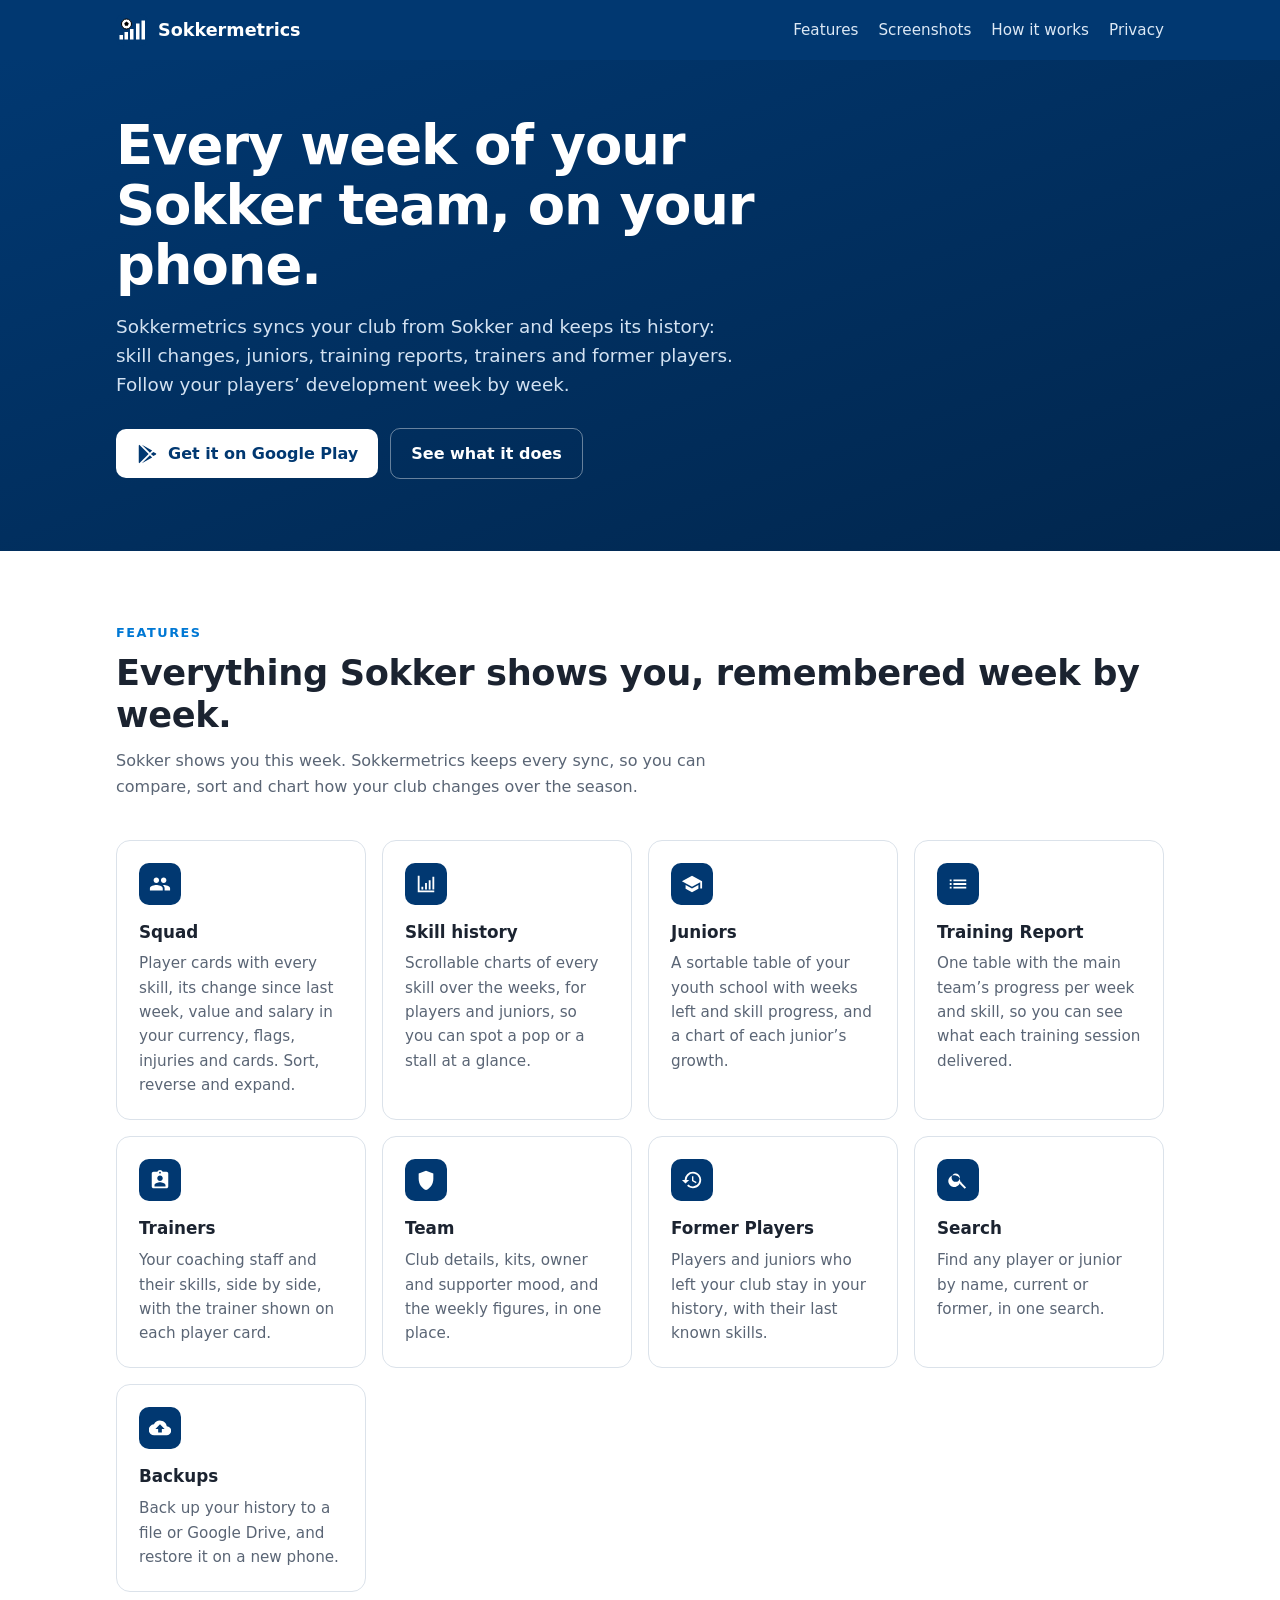
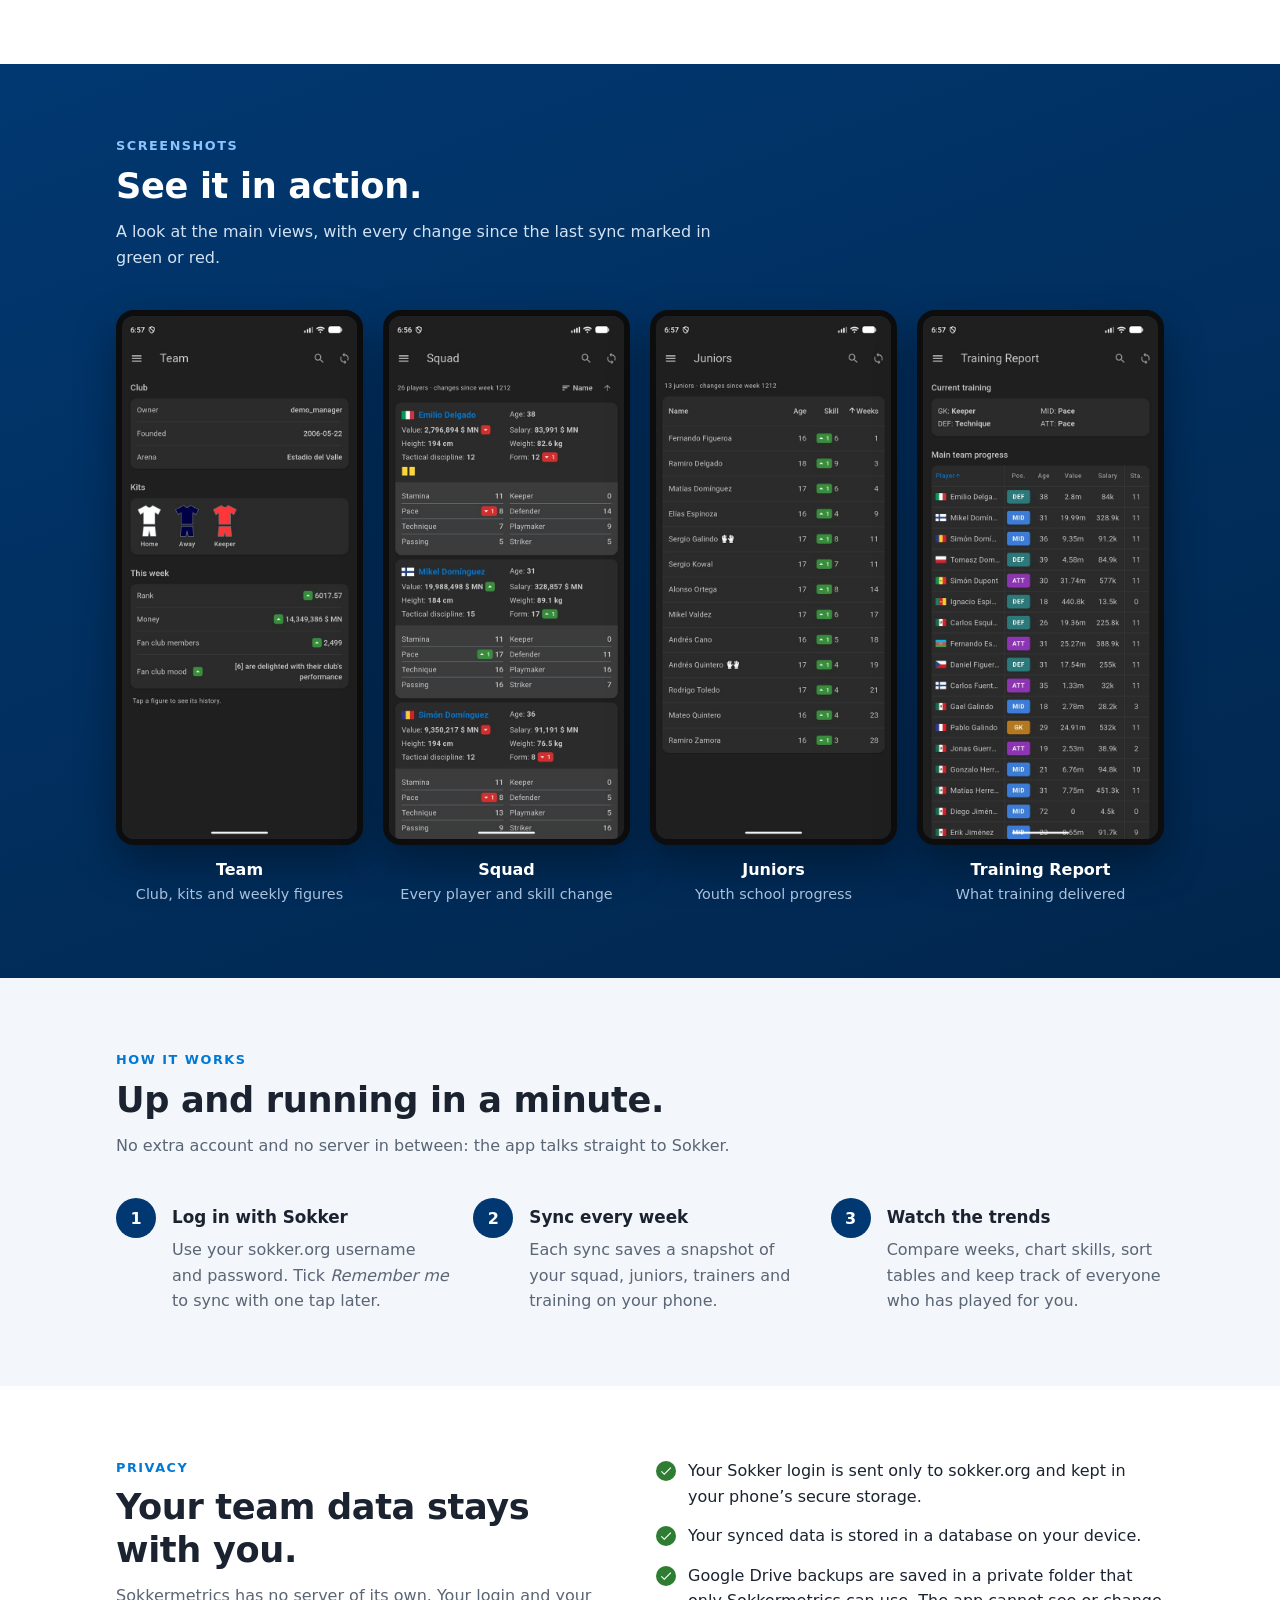
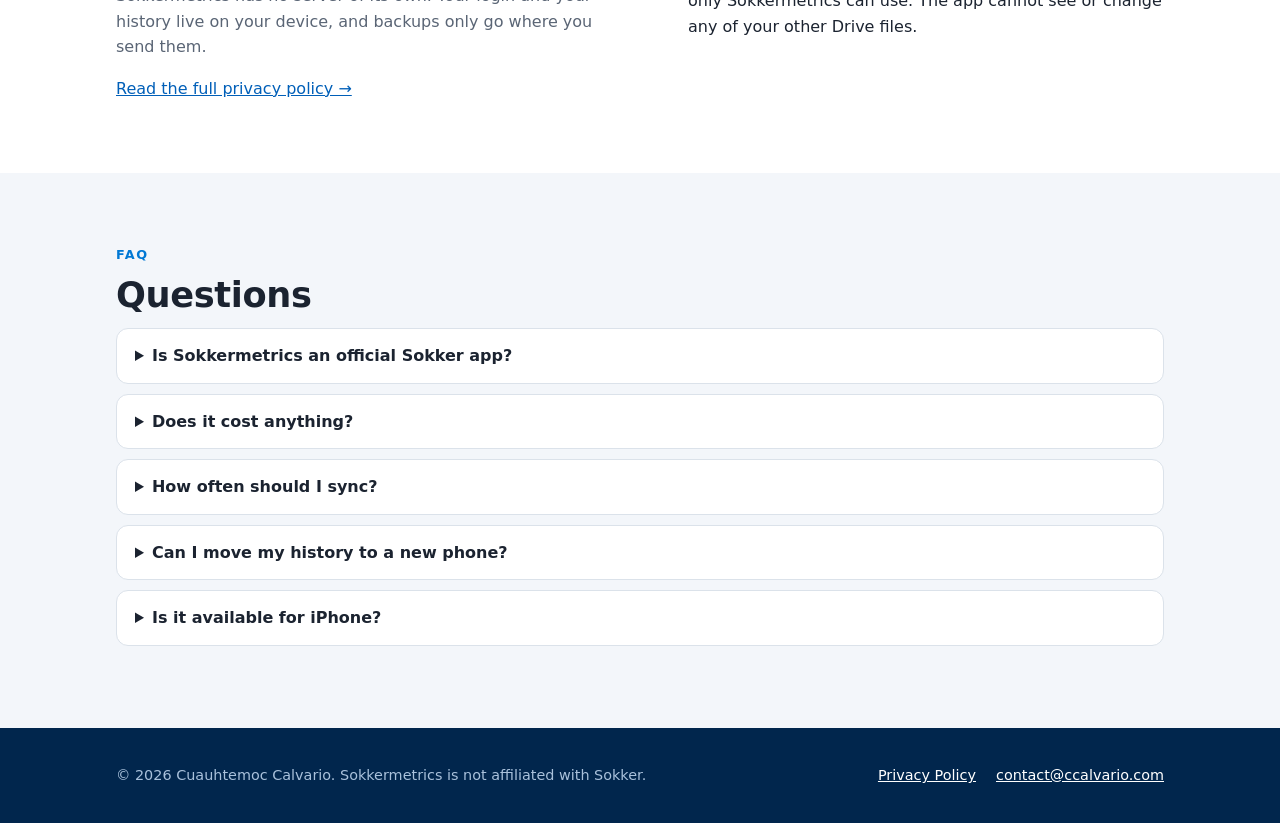
<file: sokkermetrics/index.html>
<!doctype html>
<html lang="en">
<head>
  <meta charset="utf-8">
  <meta name="viewport" content="width=device-width, initial-scale=1">
  <meta name="author" content="Cuauhtemoc Calvario">
  <meta name="description" content="Sokkermetrics keeps a weekly history of your Sokker team: squad, juniors, training reports, trainers and former players, on your phone.">
  <meta name="theme-color" content="#013871">
  <title>Sokkermetrics</title>
  <link rel="icon" href="data:image/svg+xml,%3Csvg xmlns='http://www.w3.org/2000/svg' viewBox='0 0 64 64'%3E%3Crect width='64' height='64' rx='14' fill='%23013871'/%3E%3Crect x='7' y='42' width='7' height='9' fill='white'/%3E%3Crect x='17' y='36' width='7' height='15' fill='white'/%3E%3Crect x='28' y='30' width='7' height='21' fill='white'/%3E%3Crect x='40' y='19' width='7' height='32' fill='white'/%3E%3Crect x='51' y='13' width='7' height='38' fill='white'/%3E%3Ccircle cx='21' cy='20' r='10' fill='white' stroke='black' stroke-width='2'/%3E%3Cpath d='M21 15l4.5 3.3-1.7 5.2h-5.6l-1.7-5.2z' fill='black'/%3E%3C/svg%3E">
  <style>
    :root {
      --brand: #013871;
      --brand-deep: #01264d;
      --accent: #0078d4;
      --up: #2e7d32;
      --down: #c62828;
      --bg: #ffffff;
      --surface: #f3f6fa;
      --card: #ffffff;
      --fg: #1b2330;
      --muted: #5a6575;
      --border: #dbe2ea;
      --link: #005fb8;
    }
    @media (prefers-color-scheme: dark) {
      :root {
        --bg: #1f1f1f;
        --surface: #181818;
        --card: #252526;
        --fg: #cccccc;
        --muted: #9d9d9d;
        --border: #2b2b2b;
        --link: #4daafc;
      }
    }
    * { box-sizing: border-box; }
    html { scroll-behavior: smooth; }
    body {
      margin: 0;
      background: var(--bg);
      color: var(--fg);
      font: 16px/1.6 system-ui, -apple-system, "Segoe UI", Roboto, sans-serif;
    }
    a { color: var(--link); }
    .wrap { max-width: 1080px; margin: 0 auto; padding: 0 16px; }

    /* Header */
    header {
      position: sticky; top: 0; z-index: 10;
      background: var(--brand);
      color: #fff;
    }
    header .wrap {
      display: flex; align-items: center; justify-content: space-between;
      height: 60px;
    }
    .brand { display: flex; align-items: center; gap: 10px; color: #fff; text-decoration: none; font-weight: 700; font-size: 1.1rem; }
    .brand svg { width: 32px; height: 32px; border-radius: 8px; }
    nav { display: flex; gap: 20px; }
    nav a { color: #dce8f5; text-decoration: none; font-size: 0.95rem; }
    nav a:hover { color: #fff; }
    @media (max-width: 600px) { nav .opt { display: none; } }

    /* Hero */
    .hero {
      background: linear-gradient(160deg, var(--brand) 0%, var(--brand-deep) 100%);
      color: #fff;
      padding: 56px 0 72px;
      overflow: hidden;
    }
    .hero .wrap > div { max-width: 720px; }
    .hero h1 { font-size: clamp(2.2rem, 5vw, 3.4rem); line-height: 1.1; margin: 0 0 16px; letter-spacing: -0.02em; }
    .hero p.lead { font-size: 1.15rem; color: #d3e2f2; margin: 0 0 28px; max-width: 34em; }
    .cta { display: flex; flex-wrap: wrap; gap: 12px; align-items: center; }
    .btn {
      display: inline-flex; align-items: center; gap: 10px;
      padding: 12px 20px; border-radius: 10px;
      font-weight: 600; text-decoration: none;
    }
    .btn-primary { background: #fff; color: var(--brand); }
    .btn-primary:hover { background: #e8f0f9; }
    .btn-ghost { color: #fff; border: 1px solid rgba(255,255,255,0.4); }
    .btn-ghost:hover { background: rgba(255,255,255,0.08); }
    .btn svg { width: 22px; height: 22px; }
    .note { margin-top: 16px; font-size: 0.85rem; color: #a9c1db; }

    /* Sections */
    section { padding: 72px 0; }
    section.alt { background: var(--surface); }
    .eyebrow { color: var(--accent); font-weight: 700; font-size: 0.8rem; letter-spacing: 0.12em; text-transform: uppercase; margin: 0 0 8px; }
    h2 { font-size: clamp(1.6rem, 3.4vw, 2.2rem); line-height: 1.2; margin: 0 0 12px; letter-spacing: -0.01em; }
    .sub { color: var(--muted); max-width: 40em; margin: 0 0 40px; }

    .grid { display: grid; grid-template-columns: repeat(auto-fill, minmax(240px, 1fr)); gap: 16px; }
    .feature {
      background: var(--card); border: 1px solid var(--border); border-radius: 14px;
      padding: 22px;
    }
    .feature .ic {
      width: 42px; height: 42px; border-radius: 10px;
      display: grid; place-items: center;
      background: var(--brand); color: #fff; margin-bottom: 14px;
    }
    .feature .ic svg { width: 22px; height: 22px; }
    .feature h3 { margin: 0 0 6px; font-size: 1.05rem; }
    .feature p { margin: 0; color: var(--muted); font-size: 0.95rem; }

    .steps { display: grid; grid-template-columns: repeat(3, 1fr); gap: 24px; counter-reset: step; }
    @media (max-width: 760px) { .steps { grid-template-columns: 1fr; } }
    .step { position: relative; padding-left: 56px; }
    .step::before {
      counter-increment: step; content: counter(step);
      position: absolute; left: 0; top: 0;
      width: 40px; height: 40px; border-radius: 50%;
      background: var(--brand); color: #fff; font-weight: 700;
      display: grid; place-items: center;
    }
    .step h3 { margin: 6px 0 6px; font-size: 1.05rem; }
    .step p { margin: 0; color: var(--muted); }

    .privacy {
      display: grid; grid-template-columns: 1fr 1fr; gap: 32px; align-items: start;
    }
    @media (max-width: 760px) { .privacy { grid-template-columns: 1fr; } }
    .checks { list-style: none; padding: 0; margin: 0; }
    .checks li { position: relative; padding: 0 0 14px 32px; }
    .checks li::before {
      content: ""; position: absolute; left: 0; top: 3px;
      width: 20px; height: 20px; border-radius: 50%;
      background: var(--up) url("data:image/svg+xml,%3Csvg xmlns='http://www.w3.org/2000/svg' viewBox='0 0 24 24'%3E%3Cpath d='M9 16.2 4.8 12l-1.4 1.4L9 19 21 7l-1.4-1.4z' fill='white'/%3E%3C/svg%3E") center/14px no-repeat;
    }

    .screens { background: linear-gradient(160deg, var(--brand) 0%, var(--brand-deep) 100%); color: #fff; }
    .screens .eyebrow { color: #8cc4ff; }
    .screens .sub { color: #d3e2f2; }
    .shots {
      display: grid; grid-template-columns: repeat(4, 1fr); gap: 20px;
      margin: 0; padding: 0; list-style: none;
    }
    .shots figure { margin: 0; }
    .shots img {
      display: block; width: 100%; height: auto;
      border-radius: 18px;
      border: 6px solid #0d0d0d;
      box-shadow: 0 18px 40px rgba(0,0,0,0.35);
      background: #1f1f1f;
    }
    .shots figcaption { margin-top: 12px; text-align: center; font-weight: 600; }
    .shots figcaption span { display: block; font-weight: 400; font-size: 0.9rem; color: #a9c1db; }
    @media (max-width: 860px) {
      /* A row to swipe through on phones and narrow windows. */
      .shots {
        grid-template-columns: none; grid-auto-flow: column; grid-auto-columns: 62%;
        overflow-x: auto; scroll-snap-type: x mandatory;
        padding-bottom: 12px; margin: 0 -16px; padding-left: 16px; padding-right: 16px;
        scroll-padding-left: 16px;
      }
      .shots li { scroll-snap-align: start; }
    }

    .faq details {
      background: var(--card); border: 1px solid var(--border); border-radius: 12px;
      padding: 14px 18px; margin-bottom: 10px;
    }
    .faq summary { cursor: pointer; font-weight: 600; }
    .faq details p { color: var(--muted); margin: 10px 0 0; }

    footer { background: var(--brand-deep); color: #a9c1db; padding: 36px 0; font-size: 0.9rem; }
    footer .wrap { display: flex; flex-wrap: wrap; gap: 16px 32px; justify-content: space-between; align-items: center; }
    footer a { color: #fff; }
    footer .links { display: flex; flex-wrap: wrap; gap: 20px; }
  </style>
</head>
<body>

<header>
  <div class="wrap">
    <a class="brand" href="#">
      <svg viewBox="0 0 64 64" aria-hidden="true">
        <rect width="64" height="64" fill="#013871"/>
        <rect x="7" y="42" width="7" height="9" fill="#fff"/>
        <rect x="17" y="36" width="7" height="15" fill="#fff"/>
        <rect x="28" y="30" width="7" height="21" fill="#fff"/>
        <rect x="40" y="19" width="7" height="32" fill="#fff"/>
        <rect x="51" y="13" width="7" height="38" fill="#fff"/>
        <circle cx="21" cy="20" r="10" fill="#fff" stroke="#000" stroke-width="2"/>
        <path d="M21 15l4.5 3.3-1.7 5.2h-5.6l-1.7-5.2z" fill="#000"/>
      </svg>
      Sokkermetrics
    </a>
    <nav>
      <a class="opt" href="#features">Features</a>
      <a class="opt" href="#screenshots">Screenshots</a>
      <a class="opt" href="#how">How it works</a>
      <a href="#privacy">Privacy</a>
    </nav>
  </div>
</header>

<div class="hero">
  <div class="wrap">
    <div>
      <h1>Every week of your Sokker team, on your phone.</h1>
      <p class="lead">
        Sokkermetrics syncs your club from Sokker and keeps its history: skill
        changes, juniors, training reports, trainers and former players.
        Follow your players&rsquo; development week by week.
      </p>
      <div class="cta">
        <a class="btn btn-primary" href="https://play.google.com/store/apps/details?id=com.ccalvario.sokkermetrics">
          <svg viewBox="0 0 24 24" aria-hidden="true"><path fill="currentColor" d="M3.6 1.8 13.8 12 3.6 22.2c-.4-.2-.6-.6-.6-1.1V2.9c0-.5.2-.9.6-1.1zm11.6 11.6 2.4 2.4-11.2 6.4 8.8-8.8zm3.7-3.7 2.6 1.5c.8.5.8 1.1 0 1.6l-2.6 1.5-2.7-2.3 2.7-2.3zM6.4 1.8l11.2 6.4-2.4 2.4-8.8-8.8z"/></svg>
          Get it on Google Play
        </a>
        <a class="btn btn-ghost" href="#features">See what it does</a>
      </div>
    </div>
  </div>
</div>

<main>
  <section id="features">
    <div class="wrap">
      <p class="eyebrow">Features</p>
      <h2>Everything Sokker shows you, remembered week by week.</h2>
      <p class="sub">
        Sokker shows you this week. Sokkermetrics keeps every sync, so you can
        compare, sort and chart how your club changes over the season.
      </p>
      <div class="grid">
        <div class="feature">
          <div class="ic"><svg viewBox="0 0 24 24"><path fill="currentColor" d="M16 11c1.7 0 3-1.3 3-3s-1.3-3-3-3-3 1.3-3 3 1.3 3 3 3zm-8 0c1.7 0 3-1.3 3-3S9.7 5 8 5 5 6.3 5 8s1.3 3 3 3zm0 2c-2.3 0-7 1.2-7 3.5V19h14v-2.5C15 14.2 10.3 13 8 13zm8 0h-1c1.2.9 2 2 2 3.5V19h6v-2.5c0-2.3-4.7-3.5-7-3.5z"/></svg></div>
          <h3>Squad</h3>
          <p>Player cards with every skill, its change since last week, value and salary in your currency, flags, injuries and cards. Sort, reverse and expand.</p>
        </div>
        <div class="feature">
          <div class="ic"><svg viewBox="0 0 24 24"><path fill="currentColor" d="M3 3v18h18v-2H5V3H3zm4 12h2v3H7v-3zm4-4h2v7h-2v-7zm4-3h2v10h-2V8zm4-4h2v14h-2V4z"/></svg></div>
          <h3>Skill history</h3>
          <p>Scrollable charts of every skill over the weeks, for players and juniors, so you can spot a pop or a stall at a glance.</p>
        </div>
        <div class="feature">
          <div class="ic"><svg viewBox="0 0 24 24"><path fill="currentColor" d="M5 13.2v4L12 21l7-3.8v-4L12 17l-7-3.8zM12 3 1 9l11 6 9-4.9V17h2V9L12 3z"/></svg></div>
          <h3>Juniors</h3>
          <p>A sortable table of your youth school with weeks left and skill progress, and a chart of each junior&rsquo;s growth.</p>
        </div>
        <div class="feature">
          <div class="ic"><svg viewBox="0 0 24 24"><path fill="currentColor" d="M3 13h2v-2H3v2zm0 4h2v-2H3v2zm0-8h2V7H3v2zm4 4h14v-2H7v2zm0 4h14v-2H7v2zM7 7v2h14V7H7z"/></svg></div>
          <h3>Training Report</h3>
          <p>One table with the main team&rsquo;s progress per week and skill, so you can see what each training session delivered.</p>
        </div>
        <div class="feature">
          <div class="ic"><svg viewBox="0 0 24 24"><path fill="currentColor" d="M19 3h-4.2C14.4 1.8 13.3 1 12 1s-2.4.8-2.8 2H5c-1.1 0-2 .9-2 2v14c0 1.1.9 2 2 2h14c1.1 0 2-.9 2-2V5c0-1.1-.9-2-2-2zm-7 0c.6 0 1 .4 1 1s-.4 1-1 1-1-.4-1-1 .4-1 1-1zm0 4c1.7 0 3 1.3 3 3s-1.3 3-3 3-3-1.3-3-3 1.3-3 3-3zm6 12H6v-1.4c0-2 4-3.1 6-3.1s6 1.1 6 3.1V19z"/></svg></div>
          <h3>Trainers</h3>
          <p>Your coaching staff and their skills, side by side, with the trainer shown on each player card.</p>
        </div>
        <div class="feature">
          <div class="ic"><svg viewBox="0 0 24 24"><path fill="currentColor" d="M12 2 4 5v6c0 5.5 3.8 10.7 8 12 4.2-1.3 8-6.5 8-12V5l-8-3z"/></svg></div>
          <h3>Team</h3>
          <p>Club details, kits, owner and supporter mood, and the weekly figures, in one place.</p>
        </div>
        <div class="feature">
          <div class="ic"><svg viewBox="0 0 24 24"><path fill="currentColor" d="M13 3a9 9 0 0 0-9 9H1l3.9 3.9L9 12H6a7 7 0 1 1 2 4.9l-1.4 1.4A9 9 0 1 0 13 3zm-1 5v5l4.3 2.5.7-1.2-3.5-2.1V8H12z"/></svg></div>
          <h3>Former Players</h3>
          <p>Players and juniors who left your club stay in your history, with their last known skills.</p>
        </div>
        <div class="feature">
          <div class="ic"><svg viewBox="0 0 24 24"><path fill="currentColor" d="M15.5 14h-.8l-.3-.3A6.5 6.5 0 1 0 14 15.5l.3.3v.8l5 5 1.5-1.5-5-5zm-6 0a4.5 4.5 0 1 1 0-9 4.5 4.5 0 0 1 0 9z"/></svg></div>
          <h3>Search</h3>
          <p>Find any player or junior by name, current or former, in one search.</p>
        </div>
        <div class="feature">
          <div class="ic"><svg viewBox="0 0 24 24"><path fill="currentColor" d="M19.4 10A7.5 7.5 0 0 0 5.4 8 6 6 0 0 0 6 20h13a5 5 0 0 0 .4-10zM14 13v4h-4v-4H7l5-5 5 5h-3z"/></svg></div>
          <h3>Backups</h3>
          <p>Back up your history to a file or Google Drive, and restore it on a new phone.</p>
        </div>
      </div>
    </div>
  </section>

  <section id="screenshots" class="screens">
    <div class="wrap">
      <p class="eyebrow">Screenshots</p>
      <h2>See it in action.</h2>
      <p class="sub">A look at the main views, with every change since the last sync marked in green or red.</p>
      <ul class="shots">
        <li>
          <figure>
            <img src="screenshots/team.jpg" width="600" height="1336" loading="lazy" alt="Team view with club details, kits and this week's rank, money and fan club figures">
            <figcaption>Team<span>Club, kits and weekly figures</span></figcaption>
          </figure>
        </li>
        <li>
          <figure>
            <img src="screenshots/squad.jpg" width="600" height="1336" loading="lazy" alt="Squad view with player cards showing value, salary, form and skills with weekly changes">
            <figcaption>Squad<span>Every player and skill change</span></figcaption>
          </figure>
        </li>
        <li>
          <figure>
            <img src="screenshots/juniors.jpg" width="600" height="1336" loading="lazy" alt="Juniors table with age, skill progress and weeks left">
            <figcaption>Juniors<span>Youth school progress</span></figcaption>
          </figure>
        </li>
        <li>
          <figure>
            <img src="screenshots/training-report.jpg" width="600" height="1336" loading="lazy" alt="Training Report with the current training and the main team progress table">
            <figcaption>Training Report<span>What training delivered</span></figcaption>
          </figure>
        </li>
      </ul>
    </div>
  </section>

  <section id="how" class="alt">
    <div class="wrap">
      <p class="eyebrow">How it works</p>
      <h2>Up and running in a minute.</h2>
      <p class="sub">No extra account and no server in between: the app talks straight to Sokker.</p>
      <div class="steps">
        <div class="step">
          <h3>Log in with Sokker</h3>
          <p>Use your sokker.org username and password. Tick <em>Remember me</em> to sync with one tap later.</p>
        </div>
        <div class="step">
          <h3>Sync every week</h3>
          <p>Each sync saves a snapshot of your squad, juniors, trainers and training on your phone.</p>
        </div>
        <div class="step">
          <h3>Watch the trends</h3>
          <p>Compare weeks, chart skills, sort tables and keep track of everyone who has played for you.</p>
        </div>
      </div>
    </div>
  </section>

  <section id="privacy">
    <div class="wrap privacy">
      <div>
        <p class="eyebrow">Privacy</p>
        <h2>Your team data stays with you.</h2>
        <p class="sub" style="margin-bottom:16px">
          Sokkermetrics has no server of its own. Your login and your history
          live on your device, and backups only go where you send them.
        </p>
        <a href="privacy-policy/">Read the full privacy policy &rarr;</a>
      </div>
      <ul class="checks">
        <li>Your Sokker login is sent only to sokker.org and kept in your phone&rsquo;s secure storage.</li>
        <li>Your synced data is stored in a database on your device.</li>
        <li>Google Drive backups are saved in a private folder that only Sokkermetrics can use. The app cannot see or change any of your other Drive files.</li>      </ul>
    </div>
  </section>

  <section class="alt faq">
    <div class="wrap">
      <p class="eyebrow">FAQ</p>
      <h2>Questions</h2>
      <details>
        <summary>Is Sokkermetrics an official Sokker app?</summary>
        <p>No. It is an independent companion app that uses Sokker&rsquo;s public XML interface. It is not affiliated with or endorsed by Sokker.</p>
      </details>
      <details>
        <summary>Does it cost anything?</summary>
        <p>No. The app is free and shows a small banner ad at the bottom of the screen.</p>
      </details>
      <details>
        <summary>How often should I sync?</summary>
        <p>Once a week, after training, is enough to build the history. Syncing more often does no harm.</p>
      </details>
      <details>
        <summary>Can I move my history to a new phone?</summary>
        <p>Yes. Back up to a file or to Google Drive in Settings, then restore it on the new phone.</p>
      </details>
      <details>
        <summary>Is it available for iPhone?</summary>
        <p>Not yet. Sokkermetrics is available for Android.</p>
      </details>
    </div>
  </section>
</main>

<footer>
  <div class="wrap">
    <div>&copy; 2026 Cuauhtemoc Calvario. Sokkermetrics is not affiliated with Sokker.</div>
    <div class="links">
      <a href="privacy-policy/">Privacy Policy</a>
      <a href="mailto:contact@ccalvario.com">contact@ccalvario.com</a>
    </div>
  </div>
</footer>

</body>
</html>
</file>
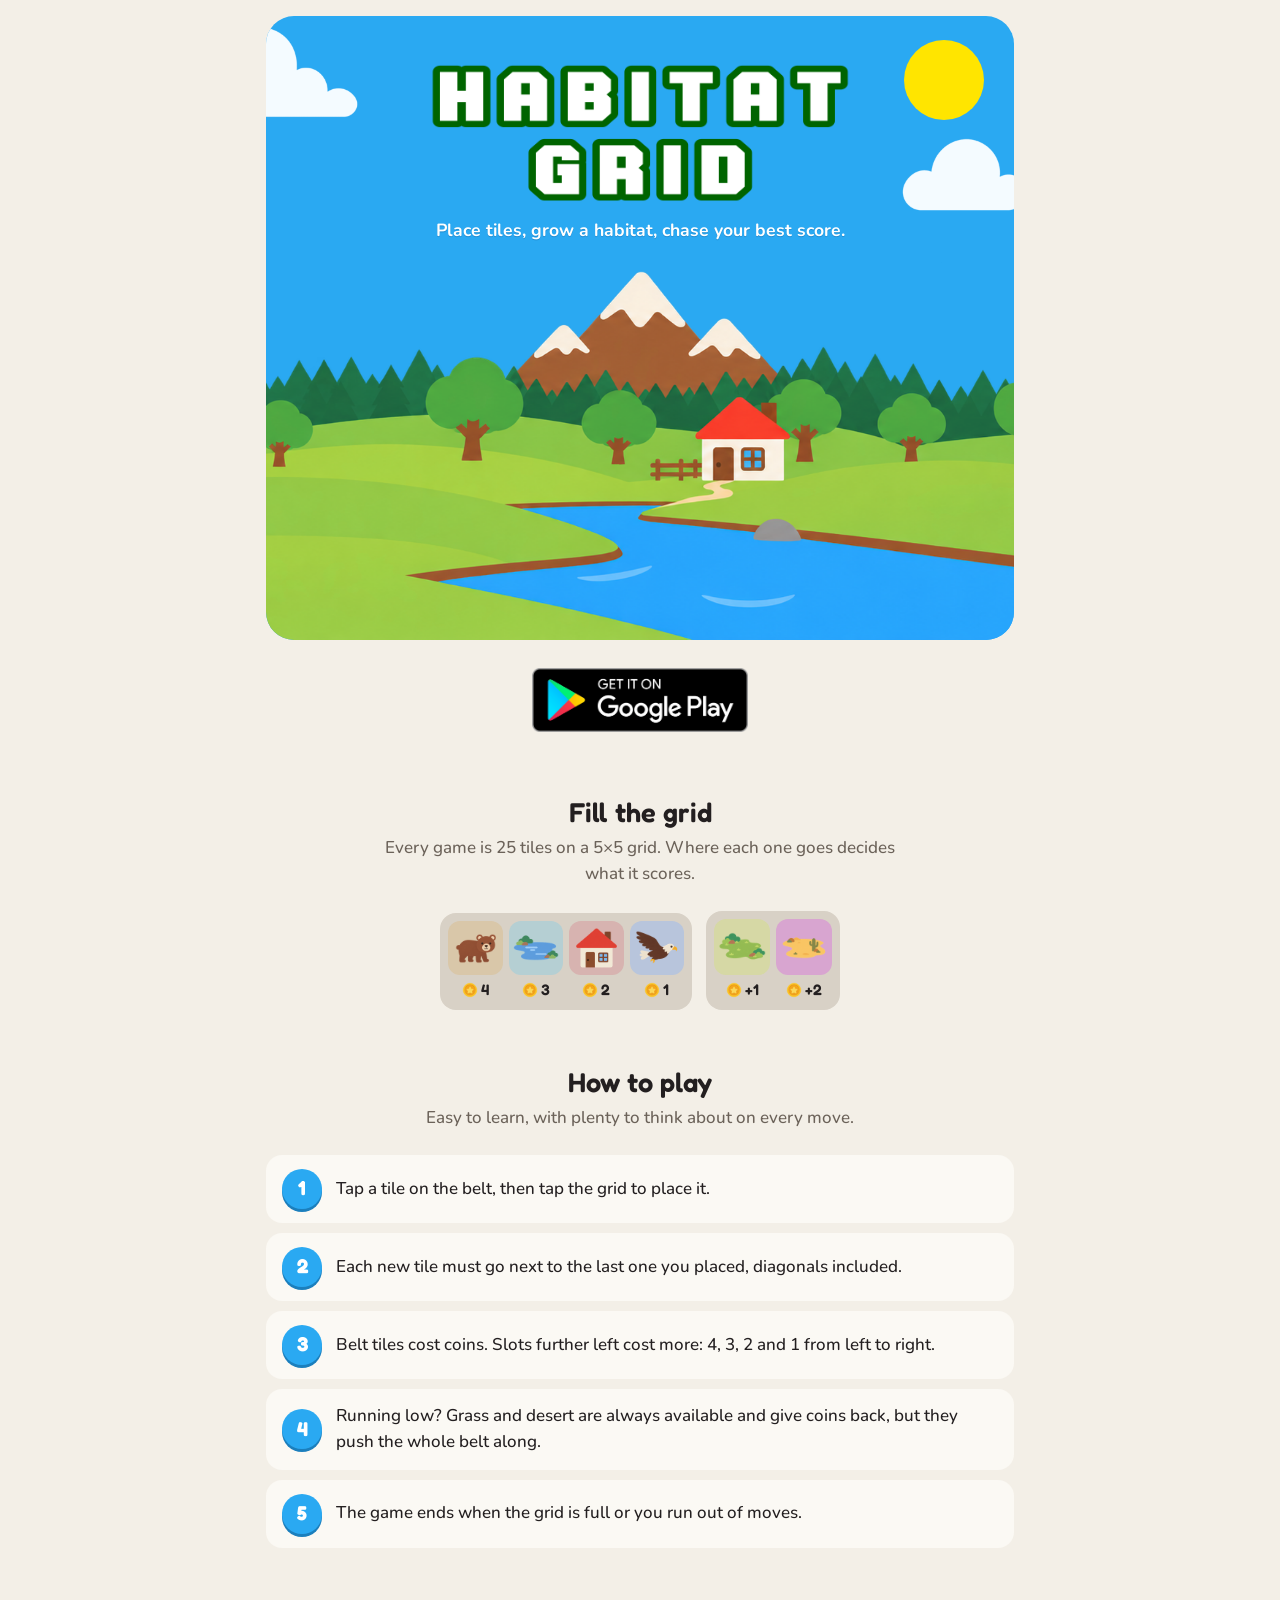
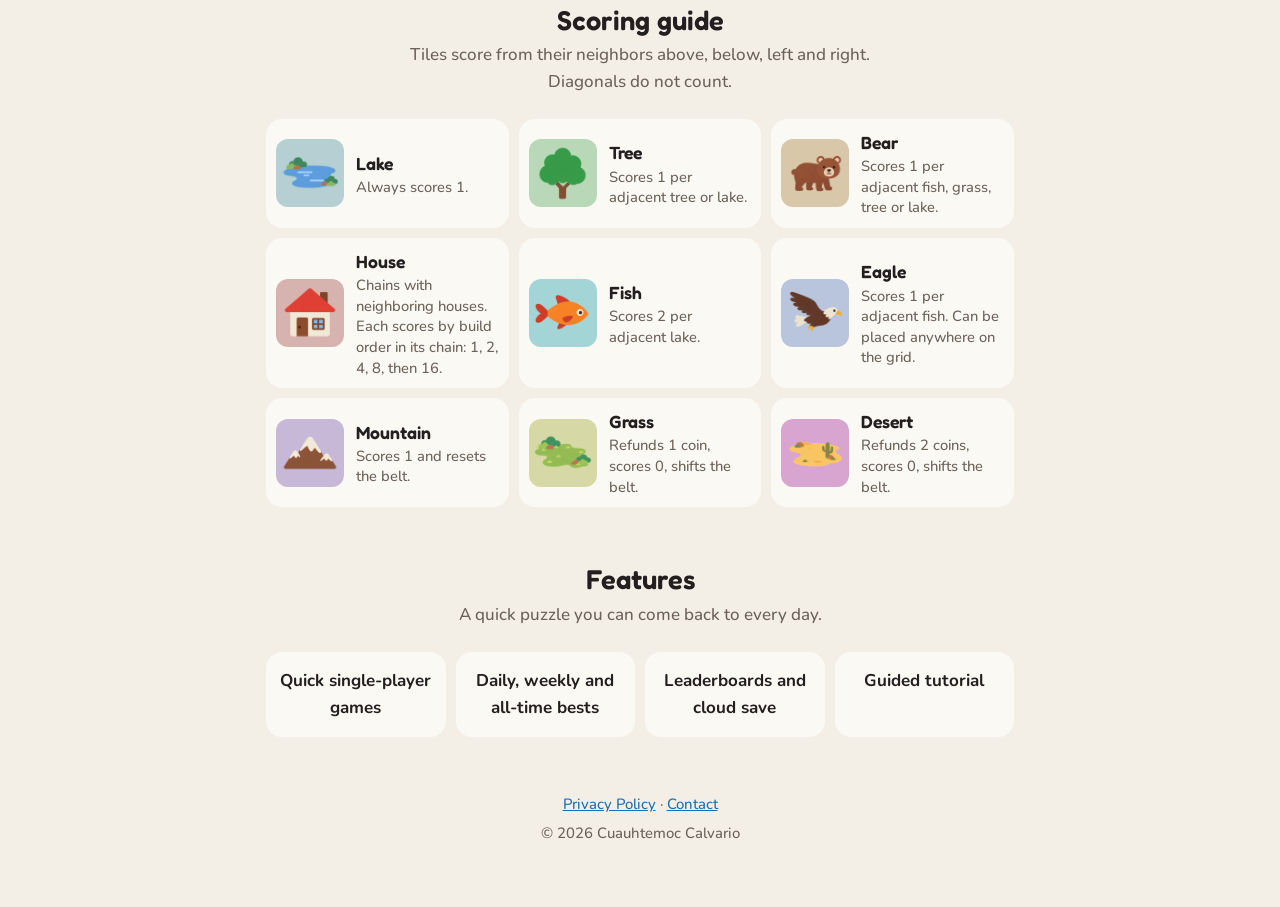
<file: games/HabitatGrid/index.html>
<!doctype html>
<html lang="en">
<head>
<meta charset="utf-8">
<meta name="viewport" content="width=device-width, initial-scale=1">
<title>Habitat Grid</title>
<meta name="description" content="Habitat Grid is a relaxing tile-placement puzzle game. Fill a 5×5 grid with lakes, trees, bears, houses and more to build the highest-scoring habitat.">
<link rel="icon" href="favicon.ico" sizes="any">
<meta property="og:title" content="Habitat Grid">
<meta property="og:description" content="A tile-placement puzzle game. Fill a 5×5 grid and build the highest-scoring habitat.">
<meta property="og:image" content="icon.png">
<link rel="preconnect" href="https://fonts.googleapis.com">
<link rel="preconnect" href="https://fonts.gstatic.com" crossorigin>
<link href="https://fonts.googleapis.com/css2?family=Fredoka:wght@500;600;700&family=Nunito:wght@500;700&display=swap" rel="stylesheet">
<style>
  :root {
    --bg: #f3efe7;
    --panel: #fbf9f4;
    --slot: #d8d1c6;
    --text: #231f20;
    --muted: #6b6259;
    --sky: #2aa9f2;
    --sun: #ffe500;
    --link: #1b6fb3;

    --lake: #b5cfd3;
    --tree: #b8d8b8;
    --bear: #d9c7a9;
    --house: #d7b3b0;
    --fish: #a3d5d7;
    --eagle: #b8c5dc;
    --mountain: #c7b8d7;
    --grass: #d6d8a5;
    --desert: #d8a5d0;
  }
  * { box-sizing: border-box; }
  body {
    margin: 0;
    background: var(--bg);
    color: var(--text);
    font: 500 17px/1.55 Nunito, system-ui, -apple-system, "Segoe UI", Roboto, sans-serif;
  }
  main { max-width: 780px; margin: 0 auto; padding: 16px 16px 56px; }
  h2, h3, .cost, .step-num { font-family: Fredoka, Nunito, system-ui, sans-serif; }
  h2 { font-size: 1.7rem; font-weight: 600; line-height: 1.2; margin: 56px 0 6px; text-align: center; }
  .lead { color: var(--muted); text-align: center; max-width: 520px; margin: 0 auto 24px; }
  p { margin: 0 0 14px; }
  a { color: var(--link); }

  /* Hero: the main menu scene */
  .hero {
    position: relative;
    overflow: hidden;
    border-radius: 28px;
    background: var(--sky);
    text-align: center;
    color: #fff;
    padding: 48px 20px 0;
  }
  .hero-content { position: relative; z-index: 2; }
  .hero h1 { margin: 0 0 14px; line-height: 0; }
  .hero h1 img { width: min(78%, 420px); height: auto; }
  .tagline { font-weight: 700; font-size: 1.1rem; max-width: 440px; margin: 0 auto 24px; text-shadow: 0 1px 0 rgba(20, 90, 150, 0.35); }
  .cta { text-align: center; margin: 28px 0 0; }
  .cta a { display: inline-block; line-height: 0; }
  .cta img { height: 64px; width: auto; }
  .ground { display: block; width: calc(100% + 40px); height: auto; margin: -8px -20px 0; position: relative; z-index: 1; }
  .sun {
    position: absolute;
    z-index: 0;
    top: 24px; right: 4%;
    width: clamp(56px, 12vw, 80px);
    aspect-ratio: 1;
    border-radius: 50%;
    background: var(--sun);
  }
  @media (max-width: 560px) {
    .hero { padding-top: 84px; }
    .sun { top: 14px; }
  }
  .cloud { position: absolute; z-index: 0; opacity: 0.95; animation: drift 60s linear infinite alternate; }
  .cloud-a { width: 34%; max-width: 220px; top: 6px; left: -16%; }
  .cloud-b { width: 20%; max-width: 130px; top: 120px; right: -2%; animation-duration: 45s; animation-direction: alternate-reverse; }
  @keyframes drift { from { transform: translateX(-10%); } to { transform: translateX(45%); } }

  /* Board and belt */
  .play-area { display: flex; flex-direction: column; align-items: center; gap: 14px; }
  .tile {
    aspect-ratio: 1;
    border-radius: 12px;
    display: flex;
    align-items: center;
    justify-content: center;
    animation: pop 0.4s cubic-bezier(0.3, 1.6, 0.5, 1) backwards;
  }
  .tile img { width: 86%; height: 86%; display: block; }
  @keyframes pop { from { transform: scale(0.4); opacity: 0; } }

  .lake { background: var(--lake); }
  .tree { background: var(--tree); }
  .bear { background: var(--bear); }
  .house { background: var(--house); }
  .fish { background: var(--fish); }
  .eagle { background: var(--eagle); }
  .mountain { background: var(--mountain); }
  .grass { background: var(--grass); }
  .desert { background: var(--desert); }

  .belt-row { display: flex; align-items: flex-end; gap: 14px; width: min(100%, 400px); }
  .belt, .extras { display: grid; gap: 6px; padding: 8px; border-radius: 16px; background: var(--slot); }
  .belt { grid-template-columns: repeat(4, 1fr); flex: 4; }
  .extras { grid-template-columns: repeat(2, 1fr); flex: 2; }
  .slot { text-align: center; }
  .cost { display: flex; align-items: center; justify-content: center; gap: 3px; font-weight: 600; font-size: 0.95rem; margin-top: 3px; }
  .cost img { width: 16px; height: 16px; }

  /* How to play */
  .steps { list-style: none; padding: 0; margin: 0; display: grid; gap: 10px; }
  .steps li { display: flex; gap: 14px; align-items: center; background: var(--panel); border-radius: 16px; padding: 14px 16px; }
  .step-num {
    flex: none;
    width: 40px; height: 40px;
    border-radius: 50%;
    background: var(--sky);
    color: #fff;
    font-weight: 700; font-size: 1.25rem;
    display: flex; align-items: center; justify-content: center;
    box-shadow: 0 3px 0 #1b7fbd;
  }

  /* Scoring guide */
  .guide { list-style: none; padding: 0; margin: 0; display: grid; grid-template-columns: repeat(auto-fill, minmax(230px, 1fr)); gap: 10px; }
  .guide li { display: flex; gap: 12px; align-items: center; background: var(--panel); border-radius: 16px; padding: 10px; }
  .guide .tile { flex: none; width: 68px; animation: none; }
  .guide h3 { font-size: 1.1rem; font-weight: 600; margin: 0; }
  .guide p { margin: 0; color: var(--muted); font-size: 0.92rem; line-height: 1.4; }

  .features { list-style: none; padding: 0; margin: 0; display: grid; grid-template-columns: repeat(auto-fit, minmax(160px, 1fr)); gap: 10px; text-align: center; }
  .features li { background: var(--panel); border-radius: 16px; padding: 16px 12px; font-weight: 700; }

  footer { margin-top: 56px; color: var(--muted); font-size: 0.93rem; text-align: center; }
  footer p { margin: 0 0 6px; }

  @media (prefers-reduced-motion: reduce) {
    .cloud, .tile { animation: none; }
  }
</style>
</head>
<body>
<main>
  <header class="hero">
    <div class="sun"></div>
    <img class="cloud cloud-a" src="img/cloud_big.png" alt="">
    <img class="cloud cloud-b" src="img/cloud_small.png" alt="">
    <div class="hero-content">
      <h1><img src="img/title.png" alt="Habitat Grid" width="1740" height="620"></h1>
      <p class="tagline">Place tiles, grow a habitat, chase your best score.</p>
    </div>
    <img class="ground" src="img/ground.png" alt="" width="1024" height="520">
  </header>

  <p class="cta"><a href="https://play.google.com/store/apps/details?id=com.ccalvario.habitatgrid"><img src="img/google-play.png" alt="Get it on Google Play" width="2000" height="593"></a></p>

  <h2>Fill the grid</h2>
  <p class="lead">Every game is 25 tiles on a 5×5 grid. Where each one goes decides what it scores.</p>
  <div class="play-area">
    <div class="belt-row" role="img" aria-label="The belt: four tiles costing 4, 3, 2 and 1 coins, plus grass refunding 1 coin and desert refunding 2">
      <div class="belt">
        <div class="slot"><div class="tile bear"><img src="img/bear.png" alt=""></div><div class="cost"><img src="img/coin.png" alt="">4</div></div>
        <div class="slot"><div class="tile lake"><img src="img/lake.png" alt=""></div><div class="cost"><img src="img/coin.png" alt="">3</div></div>
        <div class="slot"><div class="tile house"><img src="img/house.png" alt=""></div><div class="cost"><img src="img/coin.png" alt="">2</div></div>
        <div class="slot"><div class="tile eagle"><img src="img/eagle.png" alt=""></div><div class="cost"><img src="img/coin.png" alt="">1</div></div>
      </div>
      <div class="extras">
        <div class="slot"><div class="tile grass"><img src="img/grass.png" alt=""></div><div class="cost"><img src="img/coin.png" alt="">+1</div></div>
        <div class="slot"><div class="tile desert"><img src="img/desert.png" alt=""></div><div class="cost"><img src="img/coin.png" alt="">+2</div></div>
      </div>
    </div>
  </div>

  <h2>How to play</h2>
  <p class="lead">Easy to learn, with plenty to think about on every move.</p>
  <ol class="steps">
    <li><span class="step-num">1</span><span>Tap a tile on the belt, then tap the grid to place it.</span></li>
    <li><span class="step-num">2</span><span>Each new tile must go next to the last one you placed, diagonals included.</span></li>
    <li><span class="step-num">3</span><span>Belt tiles cost coins. Slots further left cost more: 4, 3, 2 and 1 from left to right.</span></li>
    <li><span class="step-num">4</span><span>Running low? Grass and desert are always available and give coins back, but they push the whole belt along.</span></li>
    <li><span class="step-num">5</span><span>The game ends when the grid is full or you run out of moves.</span></li>
  </ol>

  <h2>Scoring guide</h2>
  <p class="lead">Tiles score from their neighbors above, below, left and right. Diagonals do not count.</p>
  <ul class="guide">
    <li><div class="tile lake"><img src="img/lake.png" alt=""></div><div><h3>Lake</h3><p>Always scores 1.</p></div></li>
    <li><div class="tile tree"><img src="img/tree.png" alt=""></div><div><h3>Tree</h3><p>Scores 1 per adjacent tree or lake.</p></div></li>
    <li><div class="tile bear"><img src="img/bear.png" alt=""></div><div><h3>Bear</h3><p>Scores 1 per adjacent fish, grass, tree or lake.</p></div></li>
    <li><div class="tile house"><img src="img/house.png" alt=""></div><div><h3>House</h3><p>Chains with neighboring houses. Each scores by build order in its chain: 1, 2, 4, 8, then 16.</p></div></li>
    <li><div class="tile fish"><img src="img/fish.png" alt=""></div><div><h3>Fish</h3><p>Scores 2 per adjacent lake.</p></div></li>
    <li><div class="tile eagle"><img src="img/eagle.png" alt=""></div><div><h3>Eagle</h3><p>Scores 1 per adjacent fish. Can be placed anywhere on the grid.</p></div></li>
    <li><div class="tile mountain"><img src="img/mountain.png" alt=""></div><div><h3>Mountain</h3><p>Scores 1 and resets the belt.</p></div></li>
    <li><div class="tile grass"><img src="img/grass.png" alt=""></div><div><h3>Grass</h3><p>Refunds 1 coin, scores 0, shifts the belt.</p></div></li>
    <li><div class="tile desert"><img src="img/desert.png" alt=""></div><div><h3>Desert</h3><p>Refunds 2 coins, scores 0, shifts the belt.</p></div></li>
  </ul>

  <h2>Features</h2>
  <p class="lead">A quick puzzle you can come back to every day.</p>
  <ul class="features">
    <li>Quick single-player games</li>
    <li>Daily, weekly and all-time bests</li>
    <li>Leaderboards and cloud save</li>
    <li>Guided tutorial</li>
  </ul>

  <footer>
    <p><a href="privacy-policy.html">Privacy Policy</a> · <a href="mailto:ccalvario.games@protonmail.com">Contact</a></p>
    <p>© 2026 Cuauhtemoc Calvario</p>
  </footer>
</main>
</body>
</html>
</file>
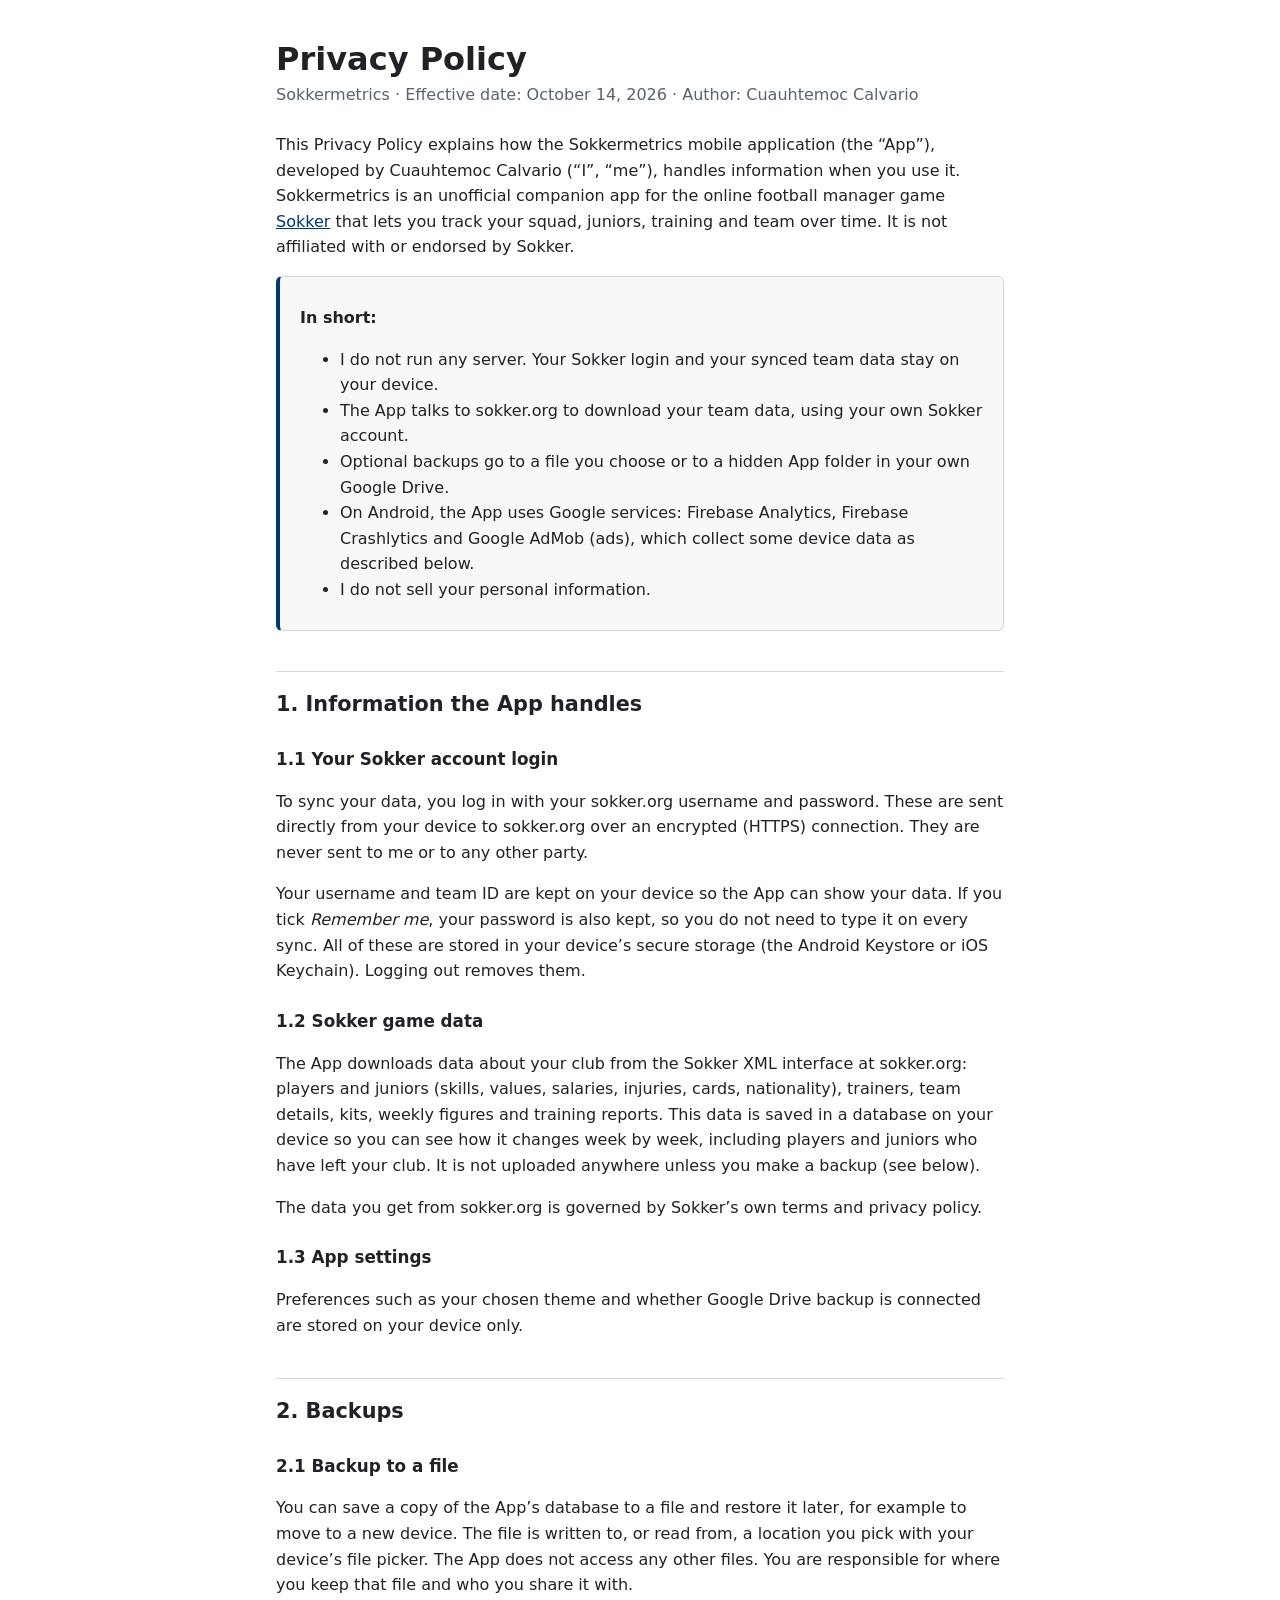
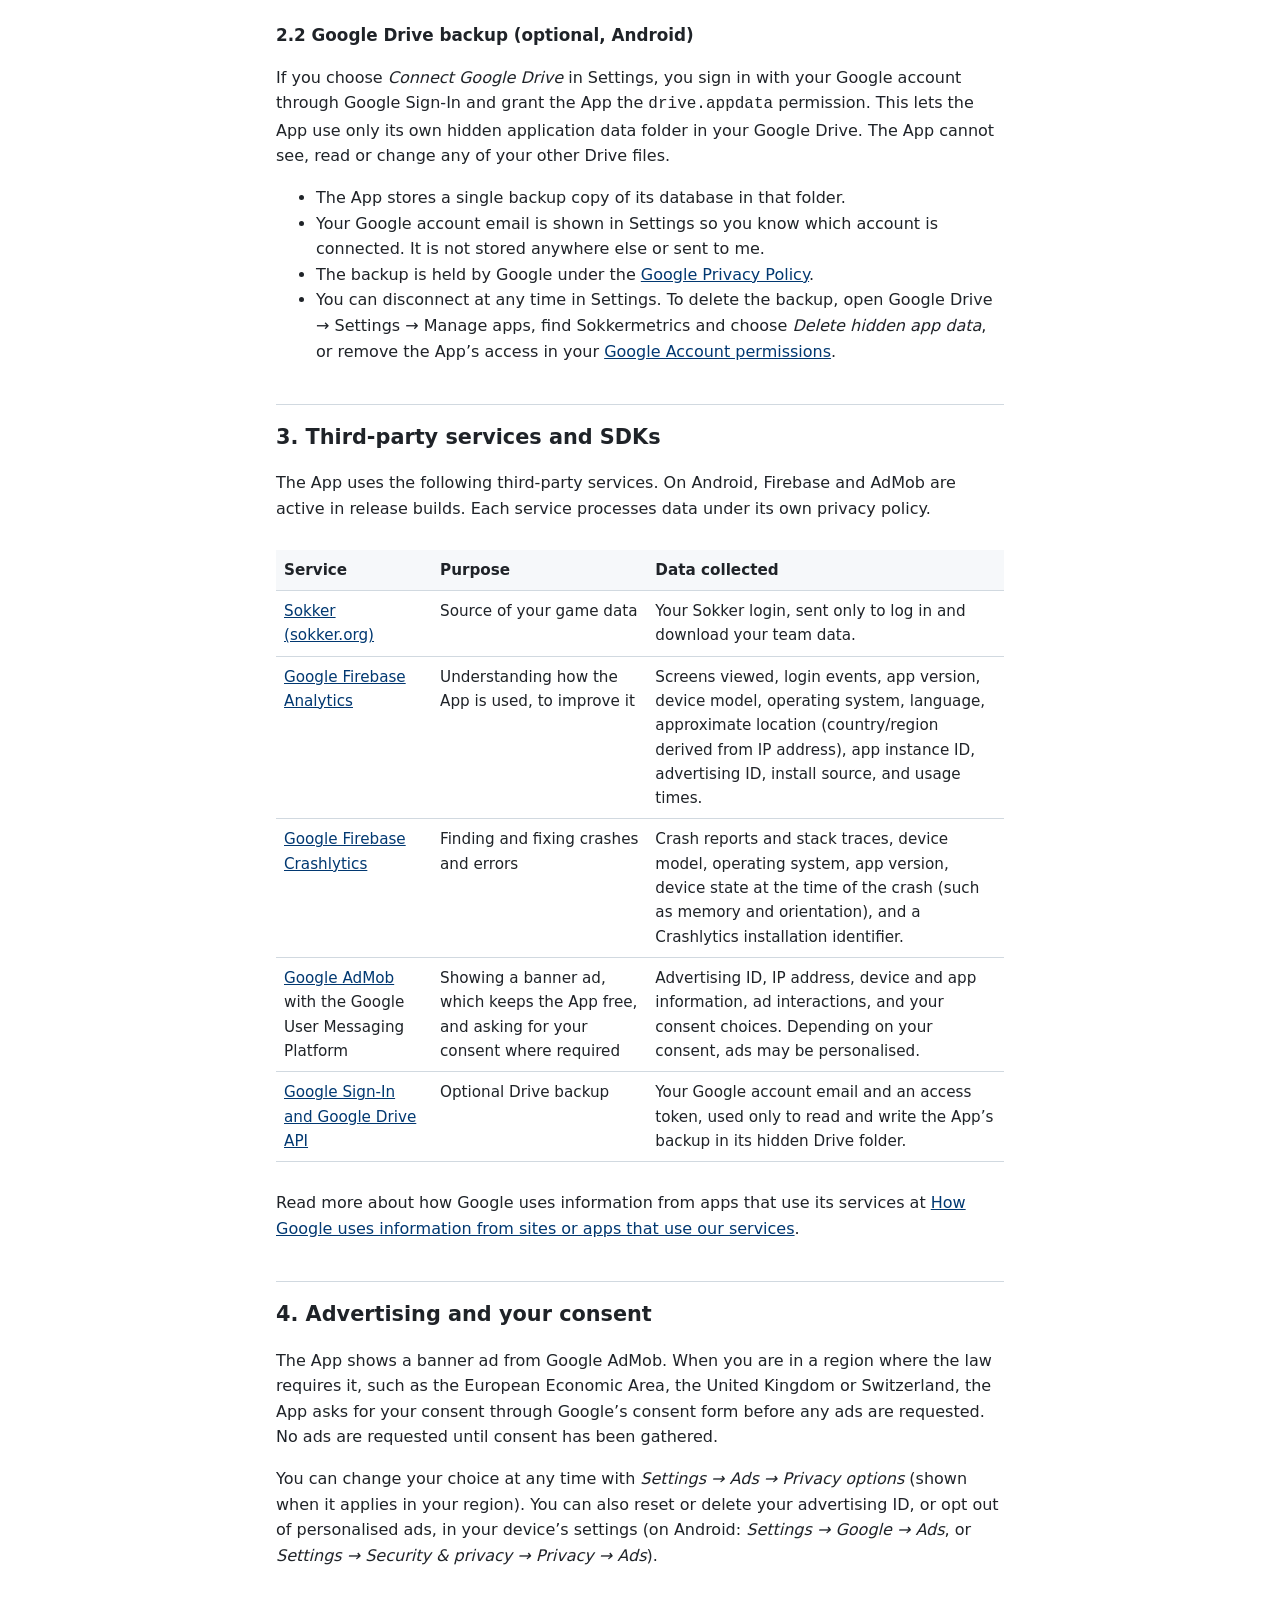
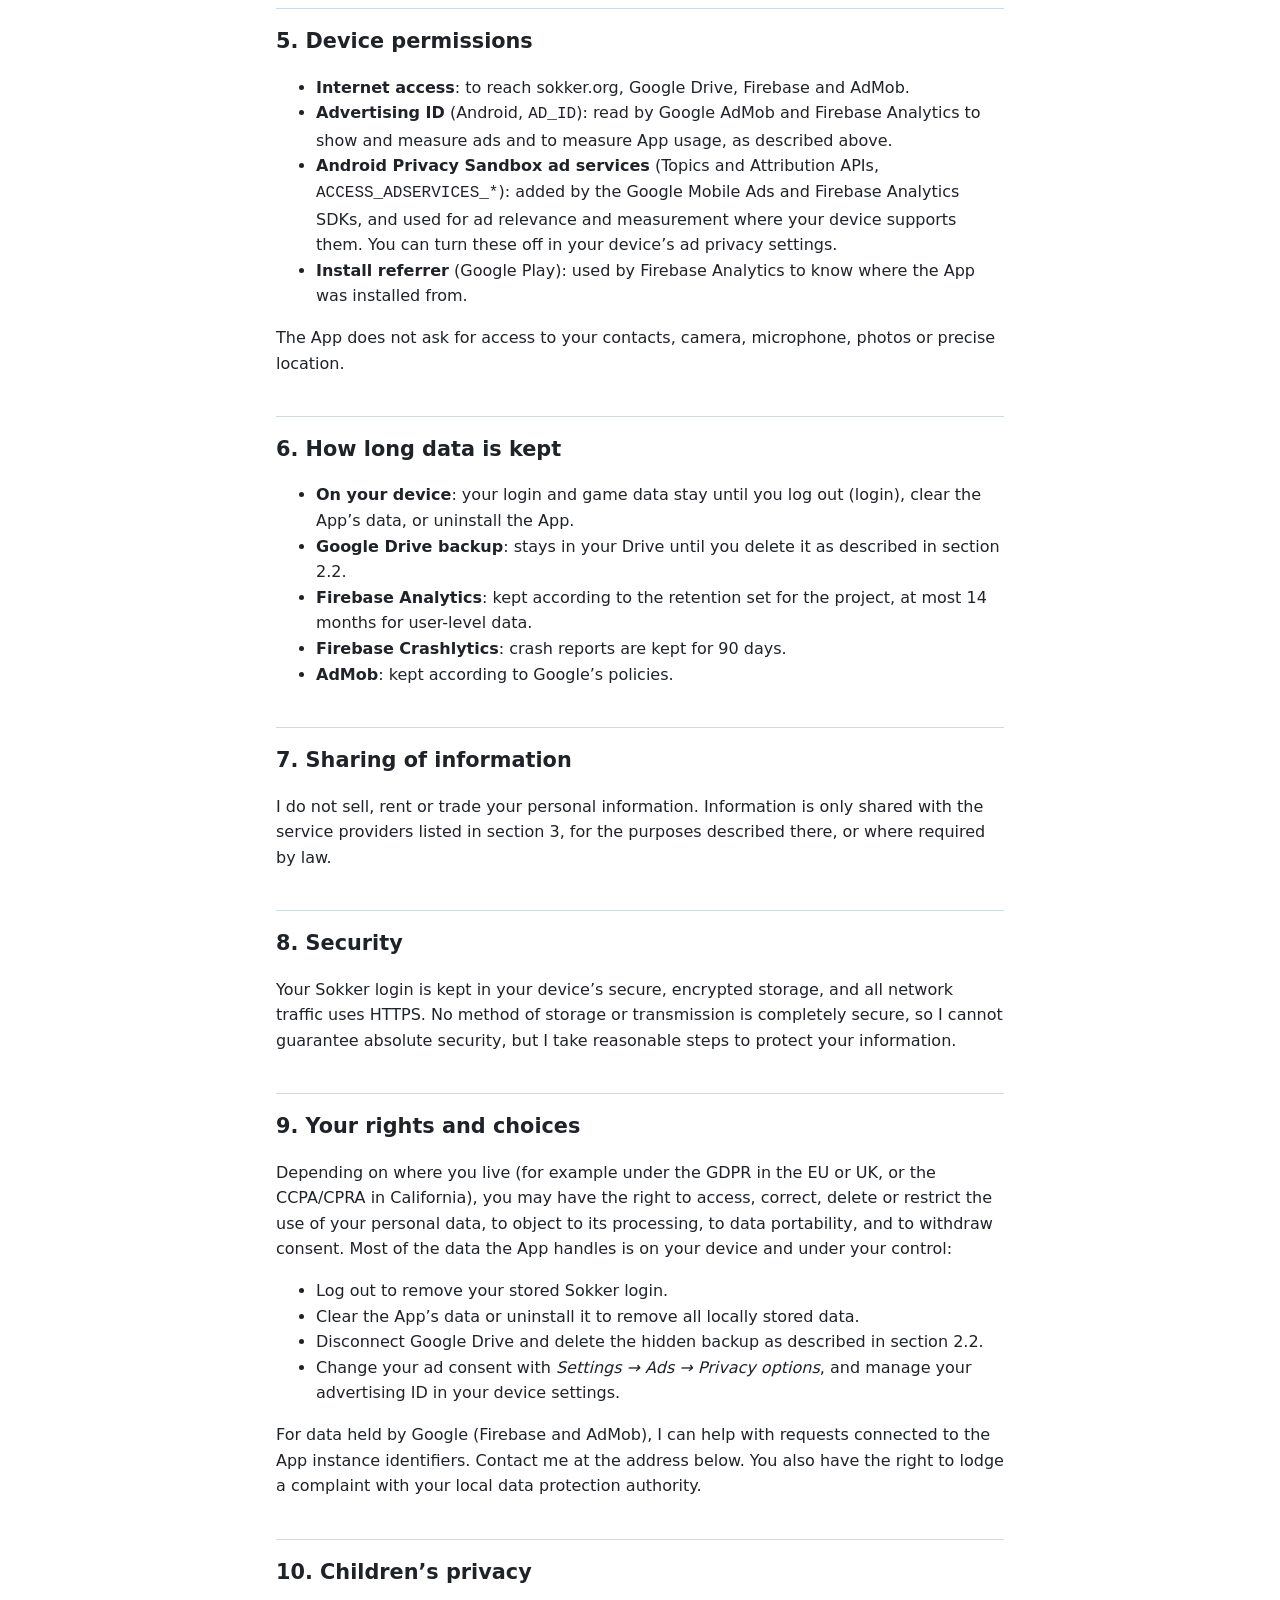
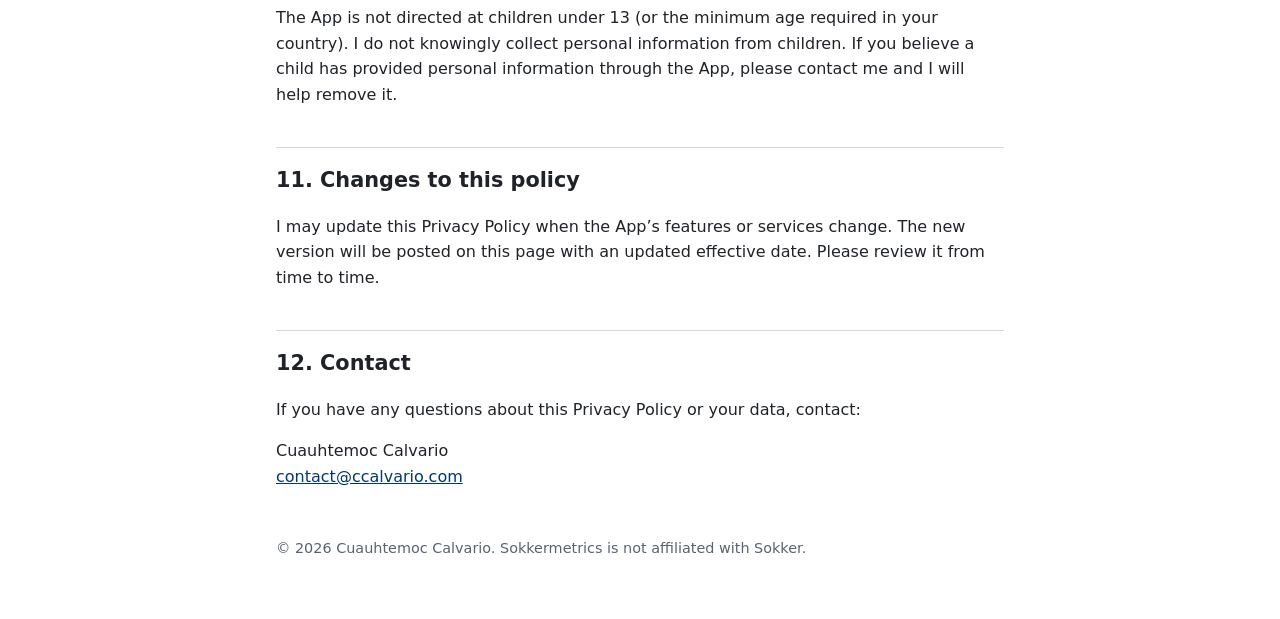
<file: sokkermetrics/privacy-policy/index.html>
<!doctype html>
<html lang="en">
<head>
  <meta charset="utf-8">
  <meta name="viewport" content="width=device-width, initial-scale=1">
  <meta name="author" content="Cuauhtemoc Calvario">
  <meta name="description" content="Privacy policy for the Sokkermetrics app.">
  <title>Sokkermetrics Privacy Policy</title>
  <style>
    :root {
      --bg: #ffffff;
      --fg: #1f2328;
      --muted: #59636e;
      --accent: #013871;
      --border: #d1d9e0;
      --surface: #f6f8fa;
    }
    @media (prefers-color-scheme: dark) {
      :root {
        --bg: #1f1f1f;
        --fg: #cccccc;
        --muted: #9d9d9d;
        --accent: #4daafc;
        --border: #3c3c3c;
        --surface: #181818;
      }
    }
    * { box-sizing: border-box; }
    body {
      margin: 0;
      background: var(--bg);
      color: var(--fg);
      font: 16px/1.6 system-ui, -apple-system, "Segoe UI", Roboto, sans-serif;
    }
    main {
      max-width: 760px;
      margin: 0 auto;
      padding: 40px 16px 64px;
    }
    h1 { margin: 0 0 4px; font-size: 2rem; line-height: 1.2; }
    h2 {
      margin: 40px 0 8px;
      padding-top: 16px;
      border-top: 1px solid var(--border);
      font-size: 1.3rem;
    }
    h3 { margin: 24px 0 4px; font-size: 1.05rem; }
    a { color: var(--accent); }
    .meta { color: var(--muted); margin: 0 0 24px; }
    .summary {
      background: var(--surface);
      border: 1px solid var(--border);
      border-left: 4px solid var(--accent);
      border-radius: 6px;
      padding: 12px 20px;
    }
    table { width: 100%; border-collapse: collapse; margin: 12px 0; font-size: 0.95rem; }
    th, td { text-align: left; vertical-align: top; padding: 8px; border-bottom: 1px solid var(--border); }
    th { background: var(--surface); }
    .table-wrap { overflow-x: auto; }
    footer { margin-top: 48px; color: var(--muted); font-size: 0.9rem; }
  </style>
</head>
<body>
<main>
  <h1>Privacy Policy</h1>
  <p class="meta">Sokkermetrics &middot; Effective date: October 14, 2026 &middot; Author: Cuauhtemoc Calvario</p>

  <p>
    This Privacy Policy explains how the Sokkermetrics mobile application (the
    &ldquo;App&rdquo;), developed by Cuauhtemoc Calvario (&ldquo;I&rdquo;,
    &ldquo;me&rdquo;), handles information when you use it. Sokkermetrics is an
    unofficial companion app for the online football manager game
    <a href="https://sokker.org">Sokker</a> that lets you track your squad, juniors,
    training and team over time. It is not affiliated with or endorsed by Sokker.
  </p>

  <div class="summary">
    <p><strong>In short:</strong></p>
    <ul>
      <li>I do not run any server. Your Sokker login and your synced team data stay on your device.</li>
      <li>The App talks to sokker.org to download your team data, using your own Sokker account.</li>
      <li>Optional backups go to a file you choose or to a hidden App folder in your own Google Drive.</li>
      <li>On Android, the App uses Google services: Firebase Analytics, Firebase Crashlytics and Google AdMob (ads), which collect some device data as described below.</li>
      <li>I do not sell your personal information.</li>
    </ul>
  </div>

  <h2>1. Information the App handles</h2>

  <h3>1.1 Your Sokker account login</h3>
  <p>
    To sync your data, you log in with your sokker.org username and password.
    These are sent directly from your device to sokker.org over an encrypted
    (HTTPS) connection. They are never sent to me or to any other party.
  </p>
  <p>
    Your username and team ID are kept on your device so the App can show your
    data. If you tick <em>Remember me</em>, your password is also kept, so you do
    not need to type it on every sync. All of these are stored in your
    device&rsquo;s secure storage (the Android Keystore or iOS Keychain). Logging
    out removes them.
  </p>

  <h3>1.2 Sokker game data</h3>
  <p>
    The App downloads data about your club from the Sokker XML interface at
    sokker.org: players and juniors (skills, values, salaries, injuries, cards,
    nationality), trainers, team details, kits, weekly figures and training
    reports. This data is saved in a database on your device so you can see how it
    changes week by week, including players and juniors who have left your club.
    It is not uploaded anywhere unless you make a backup (see below).
  </p>
  <p>
    The data you get from sokker.org is governed by Sokker&rsquo;s own terms and
    privacy policy.
  </p>

  <h3>1.3 App settings</h3>
  <p>
    Preferences such as your chosen theme and whether Google Drive backup is
    connected are stored on your device only.
  </p>

  <h2>2. Backups</h2>

  <h3>2.1 Backup to a file</h3>
  <p>
    You can save a copy of the App&rsquo;s database to a file and restore it later,
    for example to move to a new device. The file is written to, or read from, a
    location you pick with your device&rsquo;s file picker. The App does not access
    any other files. You are responsible for where you keep that file and who you
    share it with.
  </p>

  <h3>2.2 Google Drive backup (optional, Android)</h3>
  <p>
    If you choose <em>Connect Google Drive</em> in Settings, you sign in with your
    Google account through Google Sign-In and grant the App the
    <code>drive.appdata</code> permission. This lets the App use only its own
    hidden application data folder in your Google Drive. The App cannot see,
    read or change any of your other Drive files.
  </p>
  <ul>
    <li>The App stores a single backup copy of its database in that folder.</li>
    <li>Your Google account email is shown in Settings so you know which account is connected. It is not stored anywhere else or sent to me.</li>
    <li>The backup is held by Google under the <a href="https://policies.google.com/privacy">Google Privacy Policy</a>.</li>
    <li>You can disconnect at any time in Settings. To delete the backup, open Google Drive &rarr; Settings &rarr; Manage apps, find Sokkermetrics and choose <em>Delete hidden app data</em>, or remove the App&rsquo;s access in your <a href="https://myaccount.google.com/permissions">Google Account permissions</a>.</li>
  </ul>

  <h2>3. Third-party services and SDKs</h2>
  <p>
    The App uses the following third-party services. On Android, Firebase and
    AdMob are active in release builds. Each service processes data under its own
    privacy policy.
  </p>

  <div class="table-wrap">
    <table>
      <thead>
        <tr><th>Service</th><th>Purpose</th><th>Data collected</th></tr>
      </thead>
      <tbody>
        <tr>
          <td><a href="https://sokker.org">Sokker (sokker.org)</a></td>
          <td>Source of your game data</td>
          <td>Your Sokker login, sent only to log in and download your team data.</td>
        </tr>
        <tr>
          <td><a href="https://firebase.google.com/support/privacy">Google Firebase Analytics</a></td>
          <td>Understanding how the App is used, to improve it</td>
          <td>Screens viewed, login events, app version, device model, operating system, language, approximate location (country/region derived from IP address), app instance ID, advertising ID, install source, and usage times.</td>
        </tr>
        <tr>
          <td><a href="https://firebase.google.com/support/privacy">Google Firebase Crashlytics</a></td>
          <td>Finding and fixing crashes and errors</td>
          <td>Crash reports and stack traces, device model, operating system, app version, device state at the time of the crash (such as memory and orientation), and a Crashlytics installation identifier.</td>
        </tr>
        <tr>
          <td><a href="https://policies.google.com/technologies/ads">Google AdMob</a> with the Google User Messaging Platform</td>
          <td>Showing a banner ad, which keeps the App free, and asking for your consent where required</td>
          <td>Advertising ID, IP address, device and app information, ad interactions, and your consent choices. Depending on your consent, ads may be personalised.</td>
        </tr>
        <tr>
          <td><a href="https://policies.google.com/privacy">Google Sign-In and Google Drive API</a></td>
          <td>Optional Drive backup</td>
          <td>Your Google account email and an access token, used only to read and write the App&rsquo;s backup in its hidden Drive folder.</td>
        </tr>
      </tbody>
    </table>
  </div>
  <p>
    Read more about how Google uses information from apps that use its services at
    <a href="https://policies.google.com/technologies/partner-sites">How Google uses information from sites or apps that use our services</a>.
  </p>

  <h2>4. Advertising and your consent</h2>
  <p>
    The App shows a banner ad from Google AdMob. When you are in a region where
    the law requires it, such as the European Economic Area, the United Kingdom or
    Switzerland, the App asks for your consent through Google&rsquo;s consent form
    before any ads are requested. No ads are requested until consent has been
    gathered.
  </p>
  <p>
    You can change your choice at any time with <em>Settings &rarr; Ads &rarr;
    Privacy options</em> (shown when it applies in your region). You can also reset
    or delete your advertising ID, or opt out of personalised ads, in your
    device&rsquo;s settings (on Android: <em>Settings &rarr; Google &rarr; Ads</em>,
    or <em>Settings &rarr; Security &amp; privacy &rarr; Privacy &rarr; Ads</em>).
  </p>

  <h2>5. Device permissions</h2>
  <ul>
    <li><strong>Internet access</strong>: to reach sokker.org, Google Drive, Firebase and AdMob.</li>
    <li><strong>Advertising ID</strong> (Android, <code>AD_ID</code>): read by Google AdMob and Firebase Analytics to show and measure ads and to measure App usage, as described above.</li>
    <li><strong>Android Privacy Sandbox ad services</strong> (Topics and Attribution APIs, <code>ACCESS_ADSERVICES_*</code>): added by the Google Mobile Ads and Firebase Analytics SDKs, and used for ad relevance and measurement where your device supports them. You can turn these off in your device&rsquo;s ad privacy settings.</li>
    <li><strong>Install referrer</strong> (Google Play): used by Firebase Analytics to know where the App was installed from.</li>
  </ul>
  <p>
    The App does not ask for access to your contacts, camera, microphone, photos or
    precise location.
  </p>

  <h2>6. How long data is kept</h2>
  <ul>
    <li><strong>On your device</strong>: your login and game data stay until you log out (login), clear the App&rsquo;s data, or uninstall the App.</li>
    <li><strong>Google Drive backup</strong>: stays in your Drive until you delete it as described in section 2.2.</li>
    <li><strong>Firebase Analytics</strong>: kept according to the retention set for the project, at most 14 months for user-level data.</li>
    <li><strong>Firebase Crashlytics</strong>: crash reports are kept for 90 days.</li>
    <li><strong>AdMob</strong>: kept according to Google&rsquo;s policies.</li>
  </ul>

  <h2>7. Sharing of information</h2>
  <p>
    I do not sell, rent or trade your personal information. Information is only
    shared with the service providers listed in section 3, for the purposes
    described there, or where required by law.
  </p>

  <h2>8. Security</h2>
  <p>
    Your Sokker login is kept in your device&rsquo;s secure, encrypted storage, and
    all network traffic uses HTTPS. No method of storage or transmission is
    completely secure, so I cannot guarantee absolute security, but I take
    reasonable steps to protect your information.
  </p>

  <h2>9. Your rights and choices</h2>
  <p>
    Depending on where you live (for example under the GDPR in the EU or UK, or
    the CCPA/CPRA in California), you may have the right to access, correct,
    delete or restrict the use of your personal data, to object to its
    processing, to data portability, and to withdraw consent. Most of the data the
    App handles is on your device and under your control:
  </p>
  <ul>
    <li>Log out to remove your stored Sokker login.</li>
    <li>Clear the App&rsquo;s data or uninstall it to remove all locally stored data.</li>
    <li>Disconnect Google Drive and delete the hidden backup as described in section 2.2.</li>
    <li>Change your ad consent with <em>Settings &rarr; Ads &rarr; Privacy options</em>, and manage your advertising ID in your device settings.</li>
  </ul>
  <p>
    For data held by Google (Firebase and AdMob), I can help with requests
    connected to the App instance identifiers. Contact me at the address below.
    You also have the right to lodge a complaint with your local data protection
    authority.
  </p>

  <h2>10. Children&rsquo;s privacy</h2>
  <p>
    The App is not directed at children under 13 (or the minimum age required in
    your country). I do not knowingly collect personal information from children.
    If you believe a child has provided personal information through the App,
    please contact me and I will help remove it.
  </p>

  <h2>11. Changes to this policy</h2>
  <p>
    I may update this Privacy Policy when the App&rsquo;s features or services
    change. The new version will be posted on this page with an updated effective
    date. Please review it from time to time.
  </p>

  <h2>12. Contact</h2>
  <p>
    If you have any questions about this Privacy Policy or your data, contact:
  </p>
  <p>
    Cuauhtemoc Calvario<br>
    <a href="mailto:contact@ccalvario.com">contact@ccalvario.com</a>
  </p>

  <footer>
    &copy; 2026 Cuauhtemoc Calvario. Sokkermetrics is not affiliated with Sokker.
  </footer>
</main>
</body>
</html>
</file>
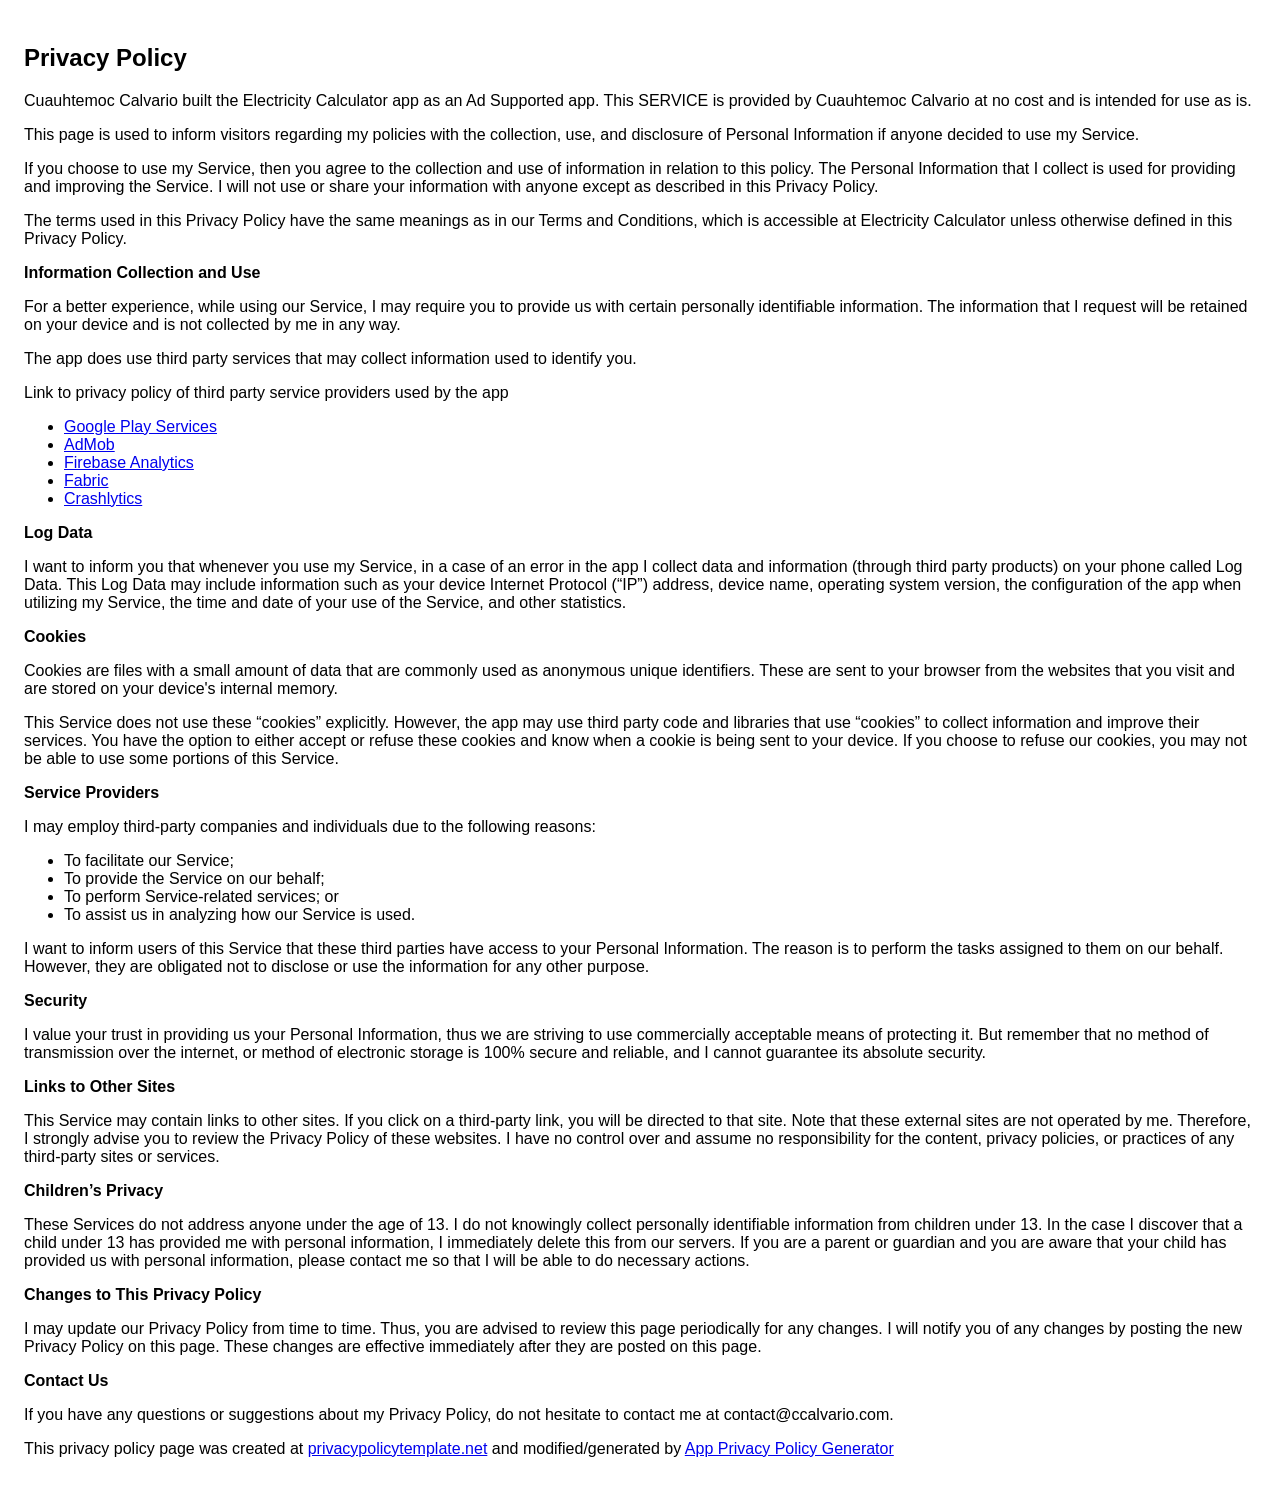
<file: electricity-calculator/privacy-policy.html>
<!DOCTYPE html>
    <html>
    <head>
      <meta charset='utf-8'>
      <meta name='viewport' content='width=device-width'>
      <title>Privacy Policy</title>
      <style> body { font-family: 'Helvetica Neue', Helvetica, Arial, sans-serif; padding:1em; } </style>
    </head>
    <body>
    <h2>Privacy Policy</h2> <p> Cuauhtemoc Calvario built the Electricity Calculator app as an Ad Supported app. This SERVICE is provided by
                    Cuauhtemoc Calvario at no cost and is intended for use as is.
                  </p> <p>This page is used to inform visitors regarding my policies with the collection, use, and disclosure
                    of Personal Information if anyone decided to use my Service.
                  </p> <p>If you choose to use my Service, then you agree to the collection and use of information in
                    relation to this policy. The Personal Information that I collect is used for providing and improving
                    the Service. I will not use or share your information with anyone except as described
                    in this Privacy Policy.
                  </p> <p>The terms used in this Privacy Policy have the same meanings as in our Terms and Conditions, which is
                    accessible at Electricity Calculator unless otherwise defined in this Privacy Policy.
                  </p> <p><strong>Information Collection and Use</strong></p> <p>For a better experience, while using our Service, I may require you to provide us with certain
                    personally identifiable information. The information that I request will be retained on your device and is not collected by me in any way.
                  </p> <p>The app does use third party services that may collect information used to identify you.</p> <div><p>Link to privacy policy of third party service providers used by the app</p> <ul><li><a href="https://www.google.com/policies/privacy/" target="_blank">Google Play Services</a></li><li><a href="https://support.google.com/admob/answer/6128543?hl=en" target="_blank">AdMob</a></li><li><a href="https://firebase.google.com/policies/analytics" target="_blank">Firebase Analytics</a></li><!----><li><a href="https://fabric.io/privacy" target="_blank">Fabric</a></li><li><a href="http://try.crashlytics.com/terms/privacy-policy.pdf" target="_blank">Crashlytics</a></li><!----><!----></ul></div> <p><strong>Log Data</strong></p> <p> I want to inform you that whenever you use my Service, in a case of
                    an error in the app I collect data and information (through third party products) on your phone
                    called Log Data. This Log Data may include information such as your device Internet Protocol (“IP”) address,
                    device name, operating system version, the configuration of the app when utilizing my Service,
                    the time and date of your use of the Service, and other statistics.
                  </p> <p><strong>Cookies</strong></p> <p>Cookies are files with a small amount of data that are commonly used as anonymous unique identifiers.
                    These are sent to your browser from the websites that you visit and are stored on your device's internal
                    memory.
                  </p> <p>This Service does not use these “cookies” explicitly. However, the app may use third party code and
                    libraries that use “cookies” to collect information and improve their services. You have the option to
                    either accept or refuse these cookies and know when a cookie is being sent to your device. If you choose
                    to refuse our cookies, you may not be able to use some portions of this Service.
                  </p> <p><strong>Service Providers</strong></p> <p> I may employ third-party companies and individuals due to the following reasons:</p> <ul><li>To facilitate our Service;</li> <li>To provide the Service on our behalf;</li> <li>To perform Service-related services; or</li> <li>To assist us in analyzing how our Service is used.</li></ul> <p> I want to inform users of this Service that these third parties have access to
                    your Personal Information. The reason is to perform the tasks assigned to them on our behalf. However,
                    they are obligated not to disclose or use the information for any other purpose.
                  </p> <p><strong>Security</strong></p> <p> I value your trust in providing us your Personal Information, thus we are striving
                    to use commercially acceptable means of protecting it. But remember that no method of transmission over
                    the internet, or method of electronic storage is 100% secure and reliable, and I cannot guarantee
                    its absolute security.
                  </p> <p><strong>Links to Other Sites</strong></p> <p>This Service may contain links to other sites. If you click on a third-party link, you will be directed
                    to that site. Note that these external sites are not operated by me. Therefore, I strongly
                    advise you to review the Privacy Policy of these websites. I have no control over
                    and assume no responsibility for the content, privacy policies, or practices of any third-party sites
                    or services.
                  </p> <p><strong>Children’s Privacy</strong></p> <p>These Services do not address anyone under the age of 13. I do not knowingly collect
                    personally identifiable information from children under 13. In the case I discover that a child
                    under 13 has provided me with personal information, I immediately delete this from
                    our servers. If you are a parent or guardian and you are aware that your child has provided us with personal
                    information, please contact me so that I will be able to do necessary actions.
                  </p> <p><strong>Changes to This Privacy Policy</strong></p> <p> I may update our Privacy Policy from time to time. Thus, you are advised to review
                    this page periodically for any changes. I will notify you of any changes by posting
                    the new Privacy Policy on this page. These changes are effective immediately after they are posted on
                    this page.
                  </p> <p><strong>Contact Us</strong></p> <p>If you have any questions or suggestions about my Privacy Policy, do not hesitate to contact
                    me at contact@ccalvario.com.
                  </p> <p>This privacy policy page was created at <a href="https://privacypolicytemplate.net" target="_blank">privacypolicytemplate.net</a>
                    and modified/generated by <a href="https://app-privacy-policy-generator.firebaseapp.com/" target="_blank">App
                      Privacy Policy Generator</a></p>
    </body>
    </html>
</file>
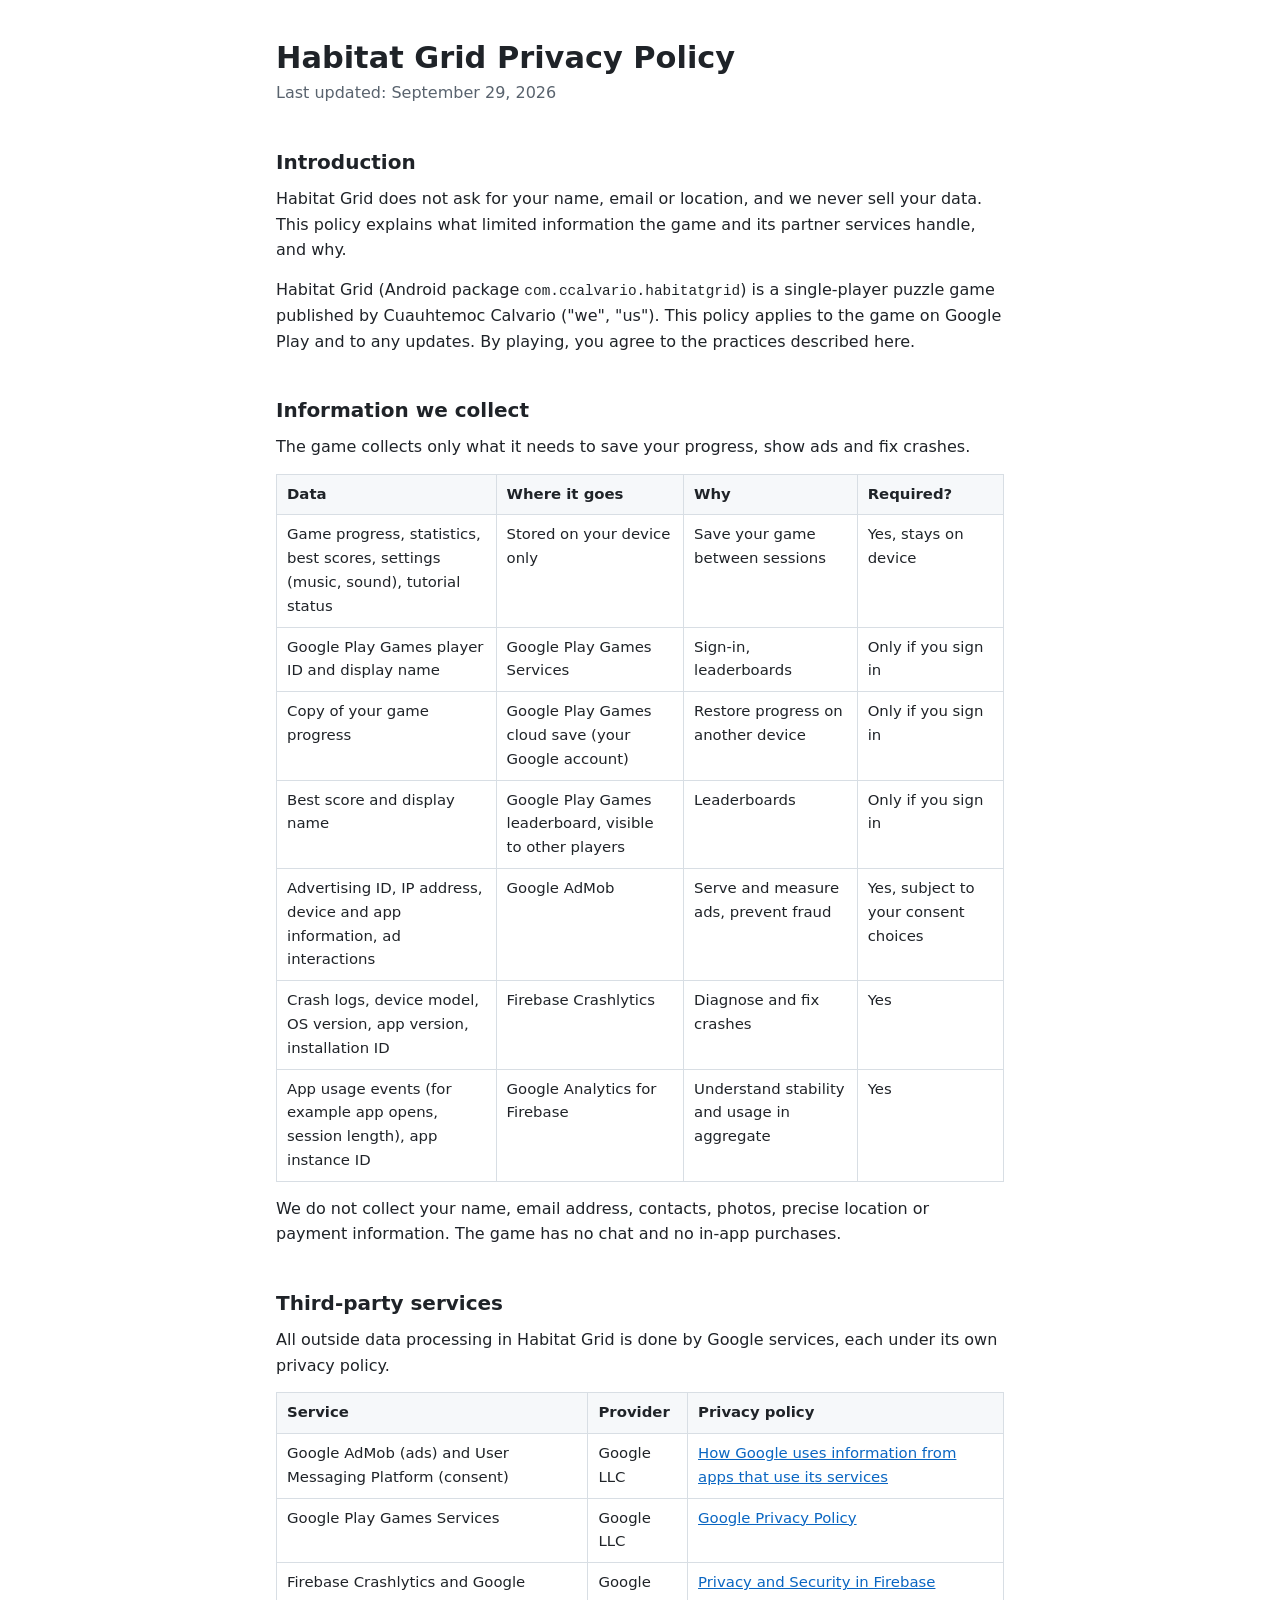
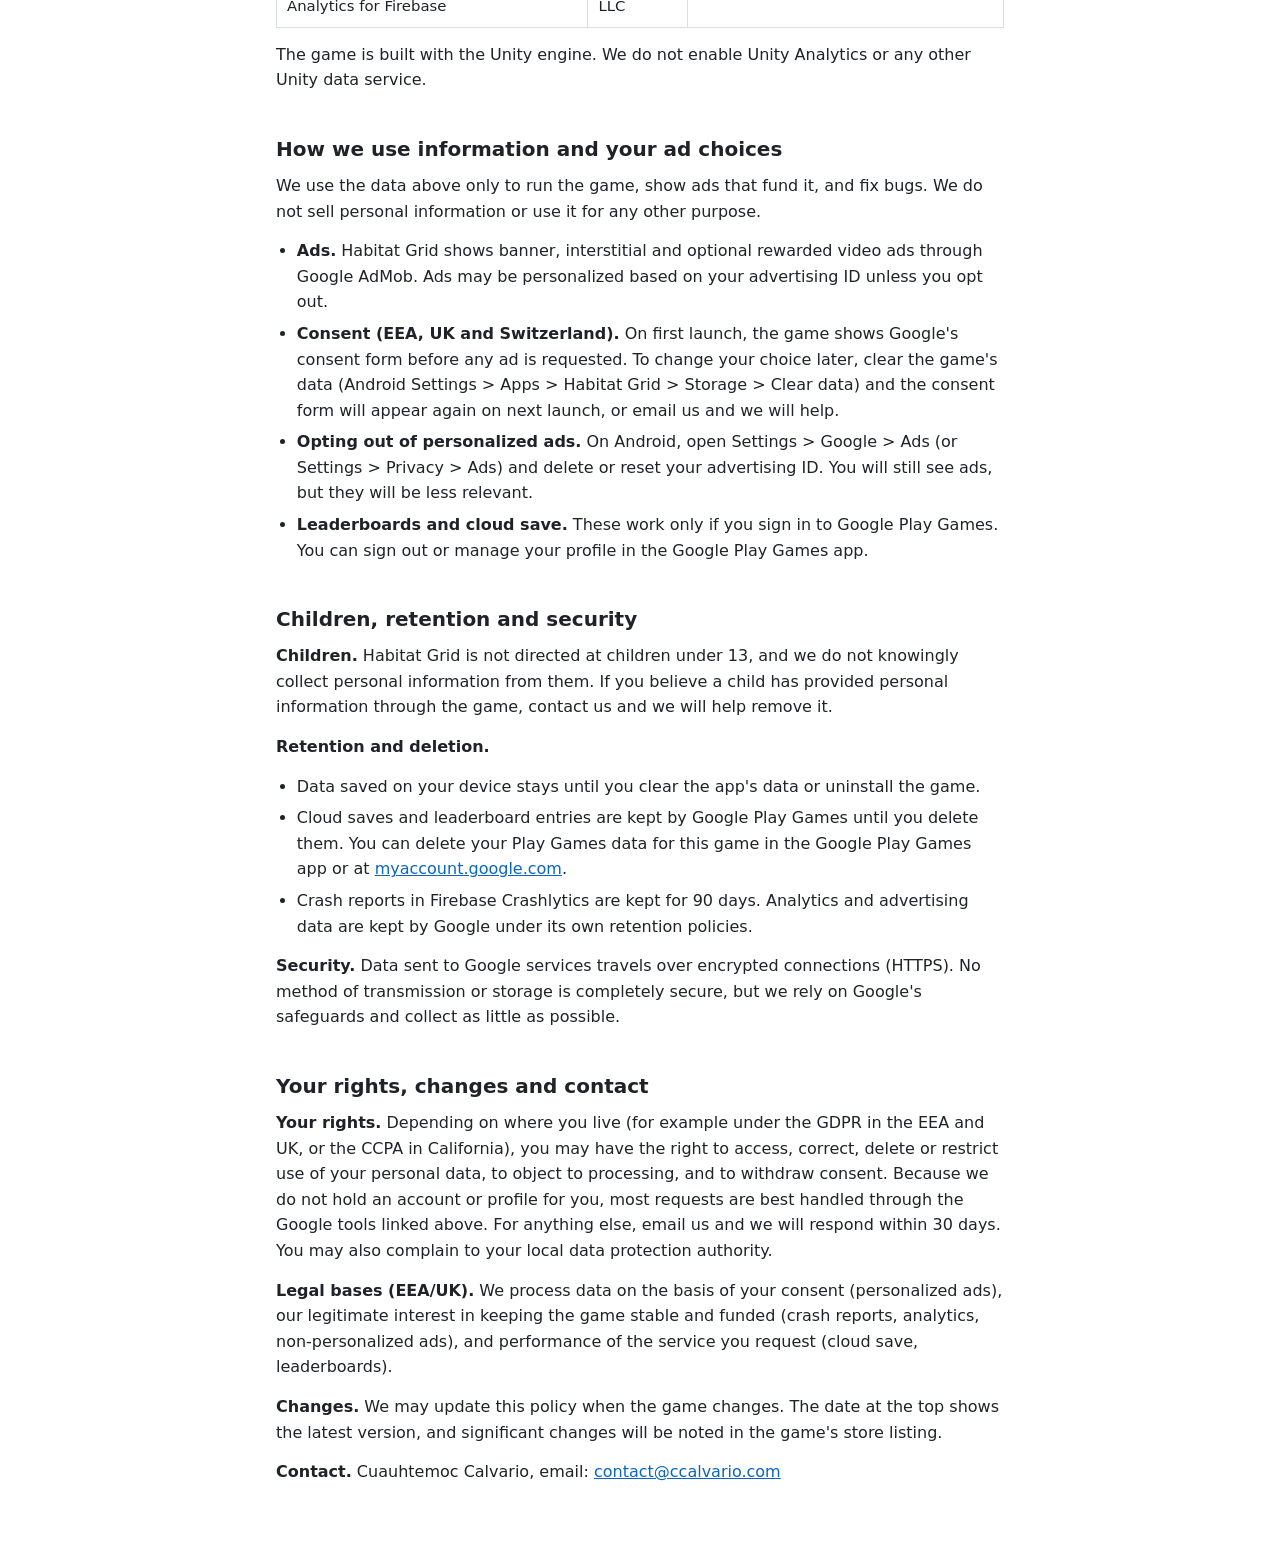
<file: habitatgrid/privacy-policy.html>
<!doctype html>
<html lang="en">
<head>
<meta charset="utf-8">
<meta name="viewport" content="width=device-width, initial-scale=1">
<title>Habitat Grid Privacy Policy</title>
<meta name="description" content="Privacy policy for the Habitat Grid puzzle game on Google Play.">
<link rel="icon" href="favicon.ico" sizes="any">
<style>
  :root {
    --bg: #ffffff;
    --text: #1f2328;
    --muted: #59636e;
    --border: #d8dee4;
    --head-bg: #f6f8fa;
    --link: #0a66c2;
  }
  @media (prefers-color-scheme: dark) {
    :root {
      --bg: #0f1216;
      --text: #e6e8eb;
      --muted: #9aa4af;
      --border: #2d333b;
      --head-bg: #171b21;
      --link: #6cb6ff;
    }
  }
  * { box-sizing: border-box; }
  body {
    margin: 0;
    background: var(--bg);
    color: var(--text);
    font: 16px/1.6 system-ui, -apple-system, "Segoe UI", Roboto, sans-serif;
  }
  main { max-width: 760px; margin: 0 auto; padding: 40px 16px 64px; }
  h1 { font-size: 1.9rem; line-height: 1.2; margin: 0 0 4px; }
  h2 { font-size: 1.25rem; margin: 40px 0 8px; }
  p, ul { margin: 0 0 14px; }
  ul { padding-left: 1.3em; }
  li { margin-bottom: 6px; }
  a { color: var(--link); }
  code { font-size: 0.9em; }
  .updated { color: var(--muted); margin-bottom: 28px; }
  .table-wrap { overflow-x: auto; margin: 0 0 14px; }
  table { width: 100%; border-collapse: collapse; font-size: 0.93rem; }
  th, td { border: 1px solid var(--border); padding: 8px 10px; text-align: left; vertical-align: top; }
  th { background: var(--head-bg); font-weight: 600; }
  @media (max-width: 560px) {
    table, thead, tbody, tr, th, td { display: block; }
    thead { display: none; }
    tr { border: 1px solid var(--border); margin-bottom: 12px; }
    td { border: 0; border-bottom: 1px solid var(--border); }
    td:last-child { border-bottom: 0; }
    td::before { content: attr(data-label); display: block; font-weight: 600; color: var(--muted); font-size: 0.85em; }
  }
</style>
</head>
<body>
<main>
  <h1>Habitat Grid Privacy Policy</h1>
  <p class="updated">Last updated: September 29, 2026</p>

  <h2>Introduction</h2>
  <p>Habitat Grid does not ask for your name, email or location, and we never sell your data. This policy explains what limited information the game and its partner services handle, and why.</p>
  <p>Habitat Grid (Android package <code>com.ccalvario.habitatgrid</code>) is a single-player puzzle game published by Cuauhtemoc Calvario ("we", "us"). This policy applies to the game on Google Play and to any updates. By playing, you agree to the practices described here.</p>

  <h2>Information we collect</h2>
  <p>The game collects only what it needs to save your progress, show ads and fix crashes.</p>
  <div class="table-wrap">
    <table>
      <thead>
        <tr><th>Data</th><th>Where it goes</th><th>Why</th><th>Required?</th></tr>
      </thead>
      <tbody>
        <tr>
          <td data-label="Data">Game progress, statistics, best scores, settings (music, sound), tutorial status</td>
          <td data-label="Where it goes">Stored on your device only</td>
          <td data-label="Why">Save your game between sessions</td>
          <td data-label="Required?">Yes, stays on device</td>
        </tr>
        <tr>
          <td data-label="Data">Google Play Games player ID and display name</td>
          <td data-label="Where it goes">Google Play Games Services</td>
          <td data-label="Why">Sign-in, leaderboards</td>
          <td data-label="Required?">Only if you sign in</td>
        </tr>
        <tr>
          <td data-label="Data">Copy of your game progress</td>
          <td data-label="Where it goes">Google Play Games cloud save (your Google account)</td>
          <td data-label="Why">Restore progress on another device</td>
          <td data-label="Required?">Only if you sign in</td>
        </tr>
        <tr>
          <td data-label="Data">Best score and display name</td>
          <td data-label="Where it goes">Google Play Games leaderboard, visible to other players</td>
          <td data-label="Why">Leaderboards</td>
          <td data-label="Required?">Only if you sign in</td>
        </tr>
        <tr>
          <td data-label="Data">Advertising ID, IP address, device and app information, ad interactions</td>
          <td data-label="Where it goes">Google AdMob</td>
          <td data-label="Why">Serve and measure ads, prevent fraud</td>
          <td data-label="Required?">Yes, subject to your consent choices</td>
        </tr>
        <tr>
          <td data-label="Data">Crash logs, device model, OS version, app version, installation ID</td>
          <td data-label="Where it goes">Firebase Crashlytics</td>
          <td data-label="Why">Diagnose and fix crashes</td>
          <td data-label="Required?">Yes</td>
        </tr>
        <tr>
          <td data-label="Data">App usage events (for example app opens, session length), app instance ID</td>
          <td data-label="Where it goes">Google Analytics for Firebase</td>
          <td data-label="Why">Understand stability and usage in aggregate</td>
          <td data-label="Required?">Yes</td>
        </tr>
      </tbody>
    </table>
  </div>
  <p>We do not collect your name, email address, contacts, photos, precise location or payment information. The game has no chat and no in-app purchases.</p>

  <h2>Third-party services</h2>
  <p>All outside data processing in Habitat Grid is done by Google services, each under its own privacy policy.</p>
  <div class="table-wrap">
    <table>
      <thead>
        <tr><th>Service</th><th>Provider</th><th>Privacy policy</th></tr>
      </thead>
      <tbody>
        <tr>
          <td data-label="Service">Google AdMob (ads) and User Messaging Platform (consent)</td>
          <td data-label="Provider">Google LLC</td>
          <td data-label="Privacy policy"><a href="https://policies.google.com/technologies/partner-sites">How Google uses information from apps that use its services</a></td>
        </tr>
        <tr>
          <td data-label="Service">Google Play Games Services</td>
          <td data-label="Provider">Google LLC</td>
          <td data-label="Privacy policy"><a href="https://policies.google.com/privacy">Google Privacy Policy</a></td>
        </tr>
        <tr>
          <td data-label="Service">Firebase Crashlytics and Google Analytics for Firebase</td>
          <td data-label="Provider">Google LLC</td>
          <td data-label="Privacy policy"><a href="https://firebase.google.com/support/privacy">Privacy and Security in Firebase</a></td>
        </tr>
      </tbody>
    </table>
  </div>
  <p>The game is built with the Unity engine. We do not enable Unity Analytics or any other Unity data service.</p>

  <h2>How we use information and your ad choices</h2>
  <p>We use the data above only to run the game, show ads that fund it, and fix bugs. We do not sell personal information or use it for any other purpose.</p>
  <ul>
    <li><strong>Ads.</strong> Habitat Grid shows banner, interstitial and optional rewarded video ads through Google AdMob. Ads may be personalized based on your advertising ID unless you opt out.</li>
    <li><strong>Consent (EEA, UK and Switzerland).</strong> On first launch, the game shows Google's consent form before any ad is requested. To change your choice later, clear the game's data (Android Settings &gt; Apps &gt; Habitat Grid &gt; Storage &gt; Clear data) and the consent form will appear again on next launch, or email us and we will help.</li>
    <li><strong>Opting out of personalized ads.</strong> On Android, open Settings &gt; Google &gt; Ads (or Settings &gt; Privacy &gt; Ads) and delete or reset your advertising ID. You will still see ads, but they will be less relevant.</li>
    <li><strong>Leaderboards and cloud save.</strong> These work only if you sign in to Google Play Games. You can sign out or manage your profile in the Google Play Games app.</li>
  </ul>

  <h2>Children, retention and security</h2>
  <p><strong>Children.</strong> Habitat Grid is not directed at children under 13, and we do not knowingly collect personal information from them. If you believe a child has provided personal information through the game, contact us and we will help remove it.</p>
  <p><strong>Retention and deletion.</strong></p>
  <ul>
    <li>Data saved on your device stays until you clear the app's data or uninstall the game.</li>
    <li>Cloud saves and leaderboard entries are kept by Google Play Games until you delete them. You can delete your Play Games data for this game in the Google Play Games app or at <a href="https://myaccount.google.com">myaccount.google.com</a>.</li>
    <li>Crash reports in Firebase Crashlytics are kept for 90 days. Analytics and advertising data are kept by Google under its own retention policies.</li>
  </ul>
  <p><strong>Security.</strong> Data sent to Google services travels over encrypted connections (HTTPS). No method of transmission or storage is completely secure, but we rely on Google's safeguards and collect as little as possible.</p>

  <h2>Your rights, changes and contact</h2>
  <p><strong>Your rights.</strong> Depending on where you live (for example under the GDPR in the EEA and UK, or the CCPA in California), you may have the right to access, correct, delete or restrict use of your personal data, to object to processing, and to withdraw consent. Because we do not hold an account or profile for you, most requests are best handled through the Google tools linked above. For anything else, email us and we will respond within 30 days. You may also complain to your local data protection authority.</p>
  <p><strong>Legal bases (EEA/UK).</strong> We process data on the basis of your consent (personalized ads), our legitimate interest in keeping the game stable and funded (crash reports, analytics, non-personalized ads), and performance of the service you request (cloud save, leaderboards).</p>
  <p><strong>Changes.</strong> We may update this policy when the game changes. The date at the top shows the latest version, and significant changes will be noted in the game's store listing.</p>
  <p><strong>Contact.</strong> Cuauhtemoc Calvario, email: <a href="mailto:contact@ccalvario.com">contact@ccalvario.com</a></p>
</main>
</body>
</html>
</file>
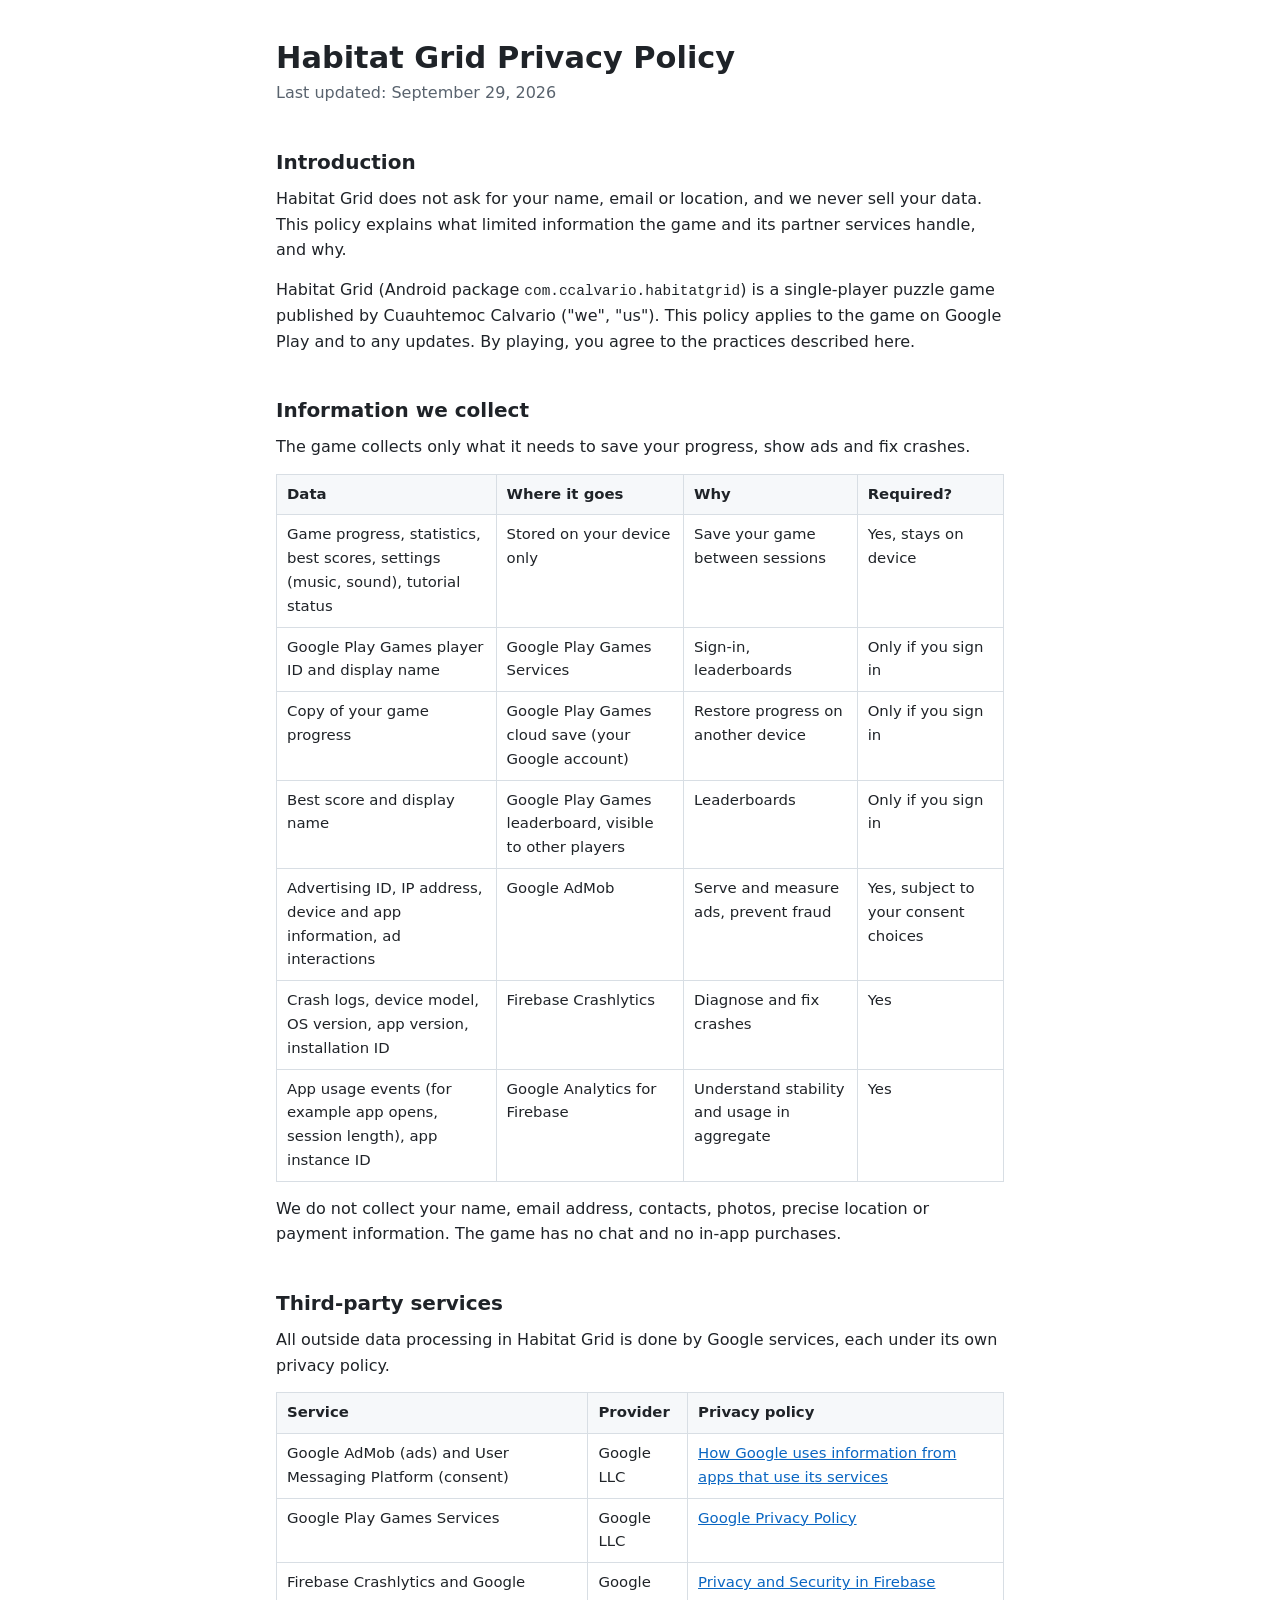
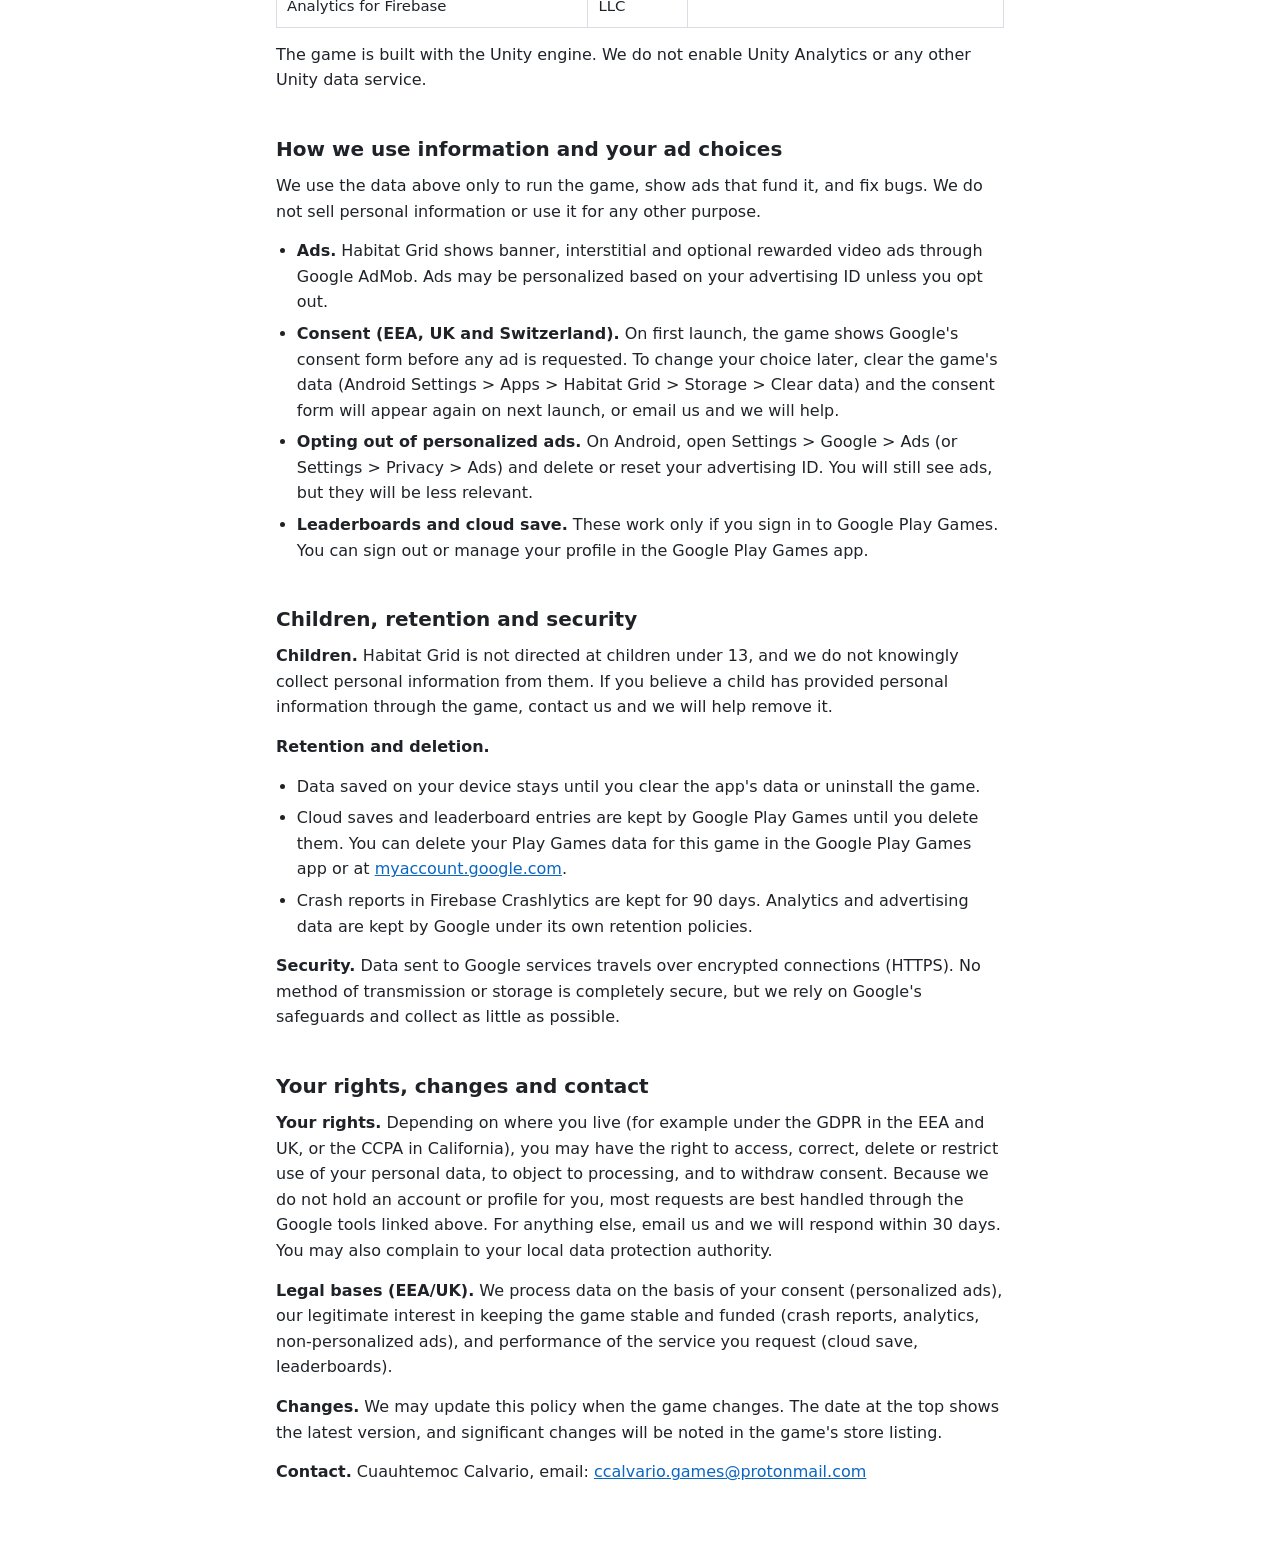
<file: games/HabitatGrid/privacy-policy.html>
<!doctype html>
<html lang="en">
<head>
<meta charset="utf-8">
<meta name="viewport" content="width=device-width, initial-scale=1">
<title>Habitat Grid Privacy Policy</title>
<meta name="description" content="Privacy policy for the Habitat Grid puzzle game on Google Play.">
<style>
  :root {
    --bg: #ffffff;
    --text: #1f2328;
    --muted: #59636e;
    --border: #d8dee4;
    --head-bg: #f6f8fa;
    --link: #0a66c2;
  }
  @media (prefers-color-scheme: dark) {
    :root {
      --bg: #0f1216;
      --text: #e6e8eb;
      --muted: #9aa4af;
      --border: #2d333b;
      --head-bg: #171b21;
      --link: #6cb6ff;
    }
  }
  * { box-sizing: border-box; }
  body {
    margin: 0;
    background: var(--bg);
    color: var(--text);
    font: 16px/1.6 system-ui, -apple-system, "Segoe UI", Roboto, sans-serif;
  }
  main { max-width: 760px; margin: 0 auto; padding: 40px 16px 64px; }
  h1 { font-size: 1.9rem; line-height: 1.2; margin: 0 0 4px; }
  h2 { font-size: 1.25rem; margin: 40px 0 8px; }
  p, ul { margin: 0 0 14px; }
  ul { padding-left: 1.3em; }
  li { margin-bottom: 6px; }
  a { color: var(--link); }
  code { font-size: 0.9em; }
  .updated { color: var(--muted); margin-bottom: 28px; }
  .table-wrap { overflow-x: auto; margin: 0 0 14px; }
  table { width: 100%; border-collapse: collapse; font-size: 0.93rem; }
  th, td { border: 1px solid var(--border); padding: 8px 10px; text-align: left; vertical-align: top; }
  th { background: var(--head-bg); font-weight: 600; }
  @media (max-width: 560px) {
    table, thead, tbody, tr, th, td { display: block; }
    thead { display: none; }
    tr { border: 1px solid var(--border); margin-bottom: 12px; }
    td { border: 0; border-bottom: 1px solid var(--border); }
    td:last-child { border-bottom: 0; }
    td::before { content: attr(data-label); display: block; font-weight: 600; color: var(--muted); font-size: 0.85em; }
  }
</style>
</head>
<body>
<main>
  <h1>Habitat Grid Privacy Policy</h1>
  <p class="updated">Last updated: September 29, 2026</p>

  <h2>Introduction</h2>
  <p>Habitat Grid does not ask for your name, email or location, and we never sell your data. This policy explains what limited information the game and its partner services handle, and why.</p>
  <p>Habitat Grid (Android package <code>com.ccalvario.habitatgrid</code>) is a single-player puzzle game published by Cuauhtemoc Calvario ("we", "us"). This policy applies to the game on Google Play and to any updates. By playing, you agree to the practices described here.</p>

  <h2>Information we collect</h2>
  <p>The game collects only what it needs to save your progress, show ads and fix crashes.</p>
  <div class="table-wrap">
    <table>
      <thead>
        <tr><th>Data</th><th>Where it goes</th><th>Why</th><th>Required?</th></tr>
      </thead>
      <tbody>
        <tr>
          <td data-label="Data">Game progress, statistics, best scores, settings (music, sound), tutorial status</td>
          <td data-label="Where it goes">Stored on your device only</td>
          <td data-label="Why">Save your game between sessions</td>
          <td data-label="Required?">Yes, stays on device</td>
        </tr>
        <tr>
          <td data-label="Data">Google Play Games player ID and display name</td>
          <td data-label="Where it goes">Google Play Games Services</td>
          <td data-label="Why">Sign-in, leaderboards</td>
          <td data-label="Required?">Only if you sign in</td>
        </tr>
        <tr>
          <td data-label="Data">Copy of your game progress</td>
          <td data-label="Where it goes">Google Play Games cloud save (your Google account)</td>
          <td data-label="Why">Restore progress on another device</td>
          <td data-label="Required?">Only if you sign in</td>
        </tr>
        <tr>
          <td data-label="Data">Best score and display name</td>
          <td data-label="Where it goes">Google Play Games leaderboard, visible to other players</td>
          <td data-label="Why">Leaderboards</td>
          <td data-label="Required?">Only if you sign in</td>
        </tr>
        <tr>
          <td data-label="Data">Advertising ID, IP address, device and app information, ad interactions</td>
          <td data-label="Where it goes">Google AdMob</td>
          <td data-label="Why">Serve and measure ads, prevent fraud</td>
          <td data-label="Required?">Yes, subject to your consent choices</td>
        </tr>
        <tr>
          <td data-label="Data">Crash logs, device model, OS version, app version, installation ID</td>
          <td data-label="Where it goes">Firebase Crashlytics</td>
          <td data-label="Why">Diagnose and fix crashes</td>
          <td data-label="Required?">Yes</td>
        </tr>
        <tr>
          <td data-label="Data">App usage events (for example app opens, session length), app instance ID</td>
          <td data-label="Where it goes">Google Analytics for Firebase</td>
          <td data-label="Why">Understand stability and usage in aggregate</td>
          <td data-label="Required?">Yes</td>
        </tr>
      </tbody>
    </table>
  </div>
  <p>We do not collect your name, email address, contacts, photos, precise location or payment information. The game has no chat and no in-app purchases.</p>

  <h2>Third-party services</h2>
  <p>All outside data processing in Habitat Grid is done by Google services, each under its own privacy policy.</p>
  <div class="table-wrap">
    <table>
      <thead>
        <tr><th>Service</th><th>Provider</th><th>Privacy policy</th></tr>
      </thead>
      <tbody>
        <tr>
          <td data-label="Service">Google AdMob (ads) and User Messaging Platform (consent)</td>
          <td data-label="Provider">Google LLC</td>
          <td data-label="Privacy policy"><a href="https://policies.google.com/technologies/partner-sites">How Google uses information from apps that use its services</a></td>
        </tr>
        <tr>
          <td data-label="Service">Google Play Games Services</td>
          <td data-label="Provider">Google LLC</td>
          <td data-label="Privacy policy"><a href="https://policies.google.com/privacy">Google Privacy Policy</a></td>
        </tr>
        <tr>
          <td data-label="Service">Firebase Crashlytics and Google Analytics for Firebase</td>
          <td data-label="Provider">Google LLC</td>
          <td data-label="Privacy policy"><a href="https://firebase.google.com/support/privacy">Privacy and Security in Firebase</a></td>
        </tr>
      </tbody>
    </table>
  </div>
  <p>The game is built with the Unity engine. We do not enable Unity Analytics or any other Unity data service.</p>

  <h2>How we use information and your ad choices</h2>
  <p>We use the data above only to run the game, show ads that fund it, and fix bugs. We do not sell personal information or use it for any other purpose.</p>
  <ul>
    <li><strong>Ads.</strong> Habitat Grid shows banner, interstitial and optional rewarded video ads through Google AdMob. Ads may be personalized based on your advertising ID unless you opt out.</li>
    <li><strong>Consent (EEA, UK and Switzerland).</strong> On first launch, the game shows Google's consent form before any ad is requested. To change your choice later, clear the game's data (Android Settings &gt; Apps &gt; Habitat Grid &gt; Storage &gt; Clear data) and the consent form will appear again on next launch, or email us and we will help.</li>
    <li><strong>Opting out of personalized ads.</strong> On Android, open Settings &gt; Google &gt; Ads (or Settings &gt; Privacy &gt; Ads) and delete or reset your advertising ID. You will still see ads, but they will be less relevant.</li>
    <li><strong>Leaderboards and cloud save.</strong> These work only if you sign in to Google Play Games. You can sign out or manage your profile in the Google Play Games app.</li>
  </ul>

  <h2>Children, retention and security</h2>
  <p><strong>Children.</strong> Habitat Grid is not directed at children under 13, and we do not knowingly collect personal information from them. If you believe a child has provided personal information through the game, contact us and we will help remove it.</p>
  <p><strong>Retention and deletion.</strong></p>
  <ul>
    <li>Data saved on your device stays until you clear the app's data or uninstall the game.</li>
    <li>Cloud saves and leaderboard entries are kept by Google Play Games until you delete them. You can delete your Play Games data for this game in the Google Play Games app or at <a href="https://myaccount.google.com">myaccount.google.com</a>.</li>
    <li>Crash reports in Firebase Crashlytics are kept for 90 days. Analytics and advertising data are kept by Google under its own retention policies.</li>
  </ul>
  <p><strong>Security.</strong> Data sent to Google services travels over encrypted connections (HTTPS). No method of transmission or storage is completely secure, but we rely on Google's safeguards and collect as little as possible.</p>

  <h2>Your rights, changes and contact</h2>
  <p><strong>Your rights.</strong> Depending on where you live (for example under the GDPR in the EEA and UK, or the CCPA in California), you may have the right to access, correct, delete or restrict use of your personal data, to object to processing, and to withdraw consent. Because we do not hold an account or profile for you, most requests are best handled through the Google tools linked above. For anything else, email us and we will respond within 30 days. You may also complain to your local data protection authority.</p>
  <p><strong>Legal bases (EEA/UK).</strong> We process data on the basis of your consent (personalized ads), our legitimate interest in keeping the game stable and funded (crash reports, analytics, non-personalized ads), and performance of the service you request (cloud save, leaderboards).</p>
  <p><strong>Changes.</strong> We may update this policy when the game changes. The date at the top shows the latest version, and significant changes will be noted in the game's store listing.</p>
  <p><strong>Contact.</strong> Cuauhtemoc Calvario, email: <a href="mailto:ccalvario.games@protonmail.com">ccalvario.games@protonmail.com</a></p>
</main>
</body>
</html>
</file>
